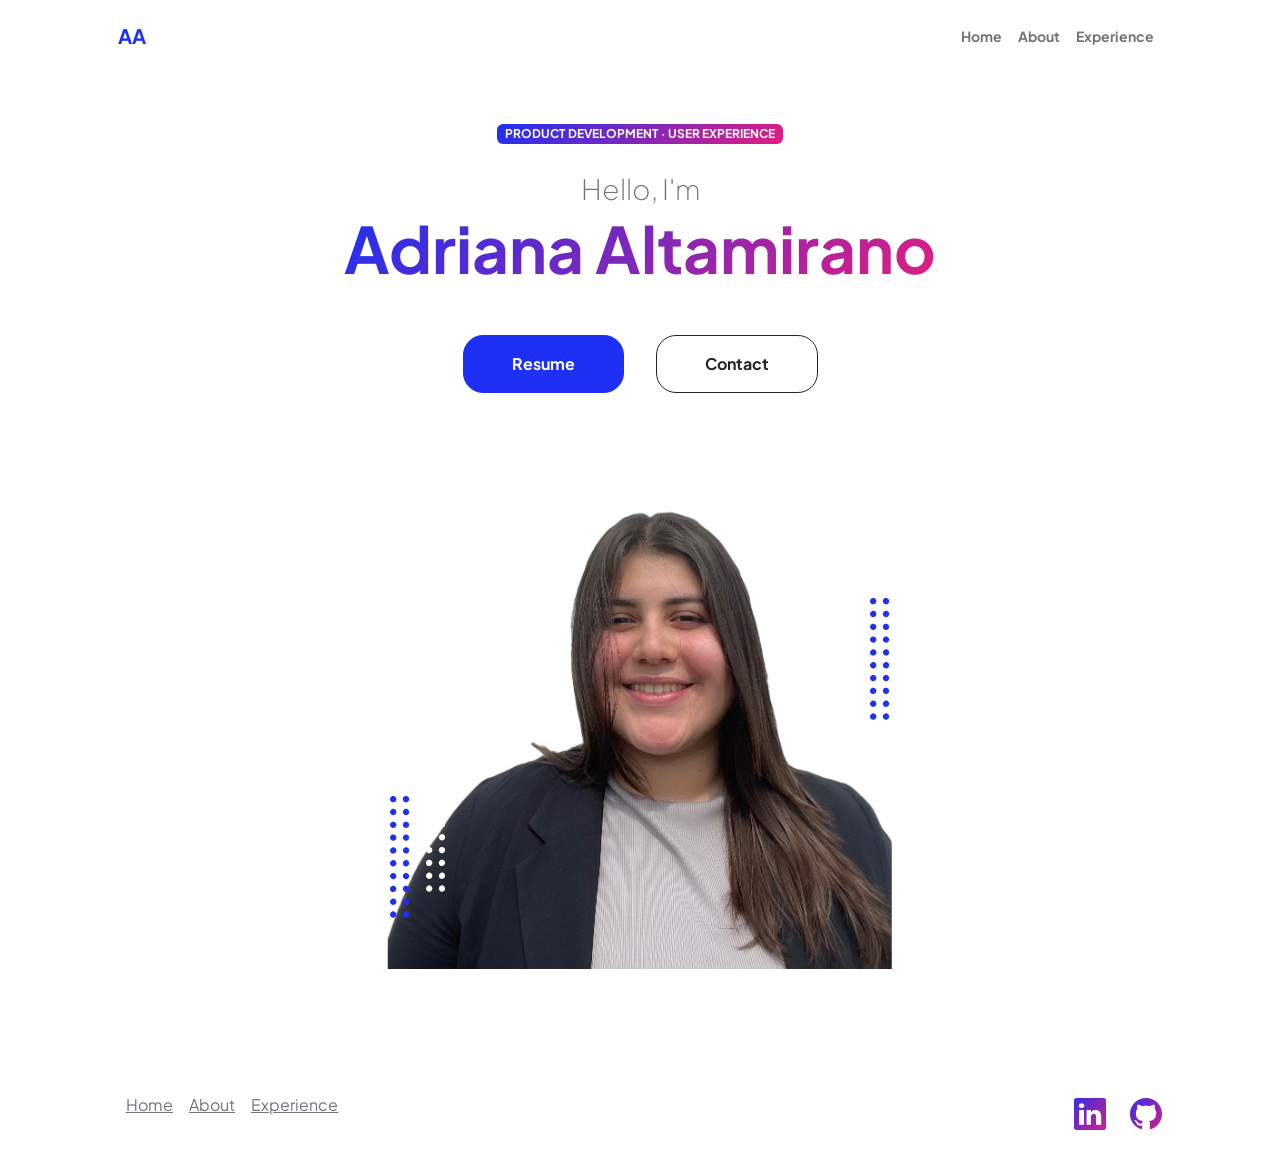
<file: index.html>
<!DOCTYPE html>
<html lang="en">
    <head>
        <meta charset="utf-8" />
        <meta name="viewport" content="width=device-width, initial-scale=1, shrink-to-fit=no" />
        <meta name="description" content="" />
        <meta name="author" content="" />
        <title>Adriana Altamirano</title>
        <!-- Favicon-->
        <link rel="icon" type="image/x-icon" href="assets/favicon.ico" />
        <!-- Custom Google font-->
        <link rel="preconnect" href="https://fonts.googleapis.com" />
        <link rel="preconnect" href="https://fonts.gstatic.com" crossorigin />
        <link href="https://fonts.googleapis.com/css2?family=Plus+Jakarta+Sans:wght@100;200;300;400;500;600;700;800;900&amp;display=swap" rel="stylesheet" />
        <!-- Bootstrap icons-->
        <link href="https://cdn.jsdelivr.net/npm/bootstrap-icons@1.8.1/font/bootstrap-icons.css" rel="stylesheet" />
        <!-- Core theme CSS (includes Bootstrap)-->
        <link href="css/styles.css" rel="stylesheet" />


        <style>
            .btn-group {
                display: flex;
                gap: 50px; /* Adjust the gap as needed */
            }

            .btn {
            border-radius: 20px; /* Adjust the border radius as needed */
            }
            .clock {
                display: flex;
                justify-content: center;
                font-size: 20px;
                font-family: Arial, sans-serif;
                color: #017cff;
            }
            
        </style>
    </head>
    <body class="d-flex flex-column h-100">
        <main class="flex-shrink-0">
            <!-- Navigation-->
            <nav class="navbar navbar-expand-lg navbar-light bg-white py-3">
                <div class="container px-5">
                    <a class="navbar-brand" href="index.html"><span class="fw-bolder text-primary">AA</span></a>
                    <button class="navbar-toggler" type="button" data-bs-toggle="collapse" data-bs-target="#navbarSupportedContent" aria-controls="navbarSupportedContent" aria-expanded="false" aria-label="Toggle navigation"><span class="navbar-toggler-icon"></span></button>
                    <div class="collapse navbar-collapse" id="navbarSupportedContent">
                        <ul class="navbar-nav ms-auto mb-2 mb-lg-0 small fw-bolder">
                            <li class="nav-item"><a class="nav-link" href="index.html">Home</a></li>
                            <li class="nav-item"><a class="nav-link" href="about-me.html">About</a></li>
                            <li class="nav-item"><a class="nav-link" href="experience.html">Experience</a></li>
                            <!--<li class="nav-item"><a class="nav-link" href="contacts.html">Contact</a></li>-->
                        </ul>
                    </div>
                </div>
            </nav>
            <!-- Header-->
            <header class="py-5">
                <div class="container px-5 pb-5">
                    <div class="row gx-5 align-items-center">
                        <div class="col-xxl-5">
                            <!-- Header text content-->
                            <div class="text-center text-xxl-start">
                                <div class="badge bg-gradient-primary-to-secondary text-white mb-4"><div class="text-uppercase">Product Development &middot;  User Experience</div></div>
                                <div class="fs-3 fw-light text-muted">Hello, I'm</div>
                                <h1 class="display-3 fw-bolder mb-5"><span class="text-gradient d-inline">Adriana Altamirano</span></h1>
                                <div class="d-grid gap-3 d-sm-flex justify-content-sm-center justify-content-xxl-start mb-3">
                                    <!--<a class="btn btn-primary btn-lg px-5 py-3 me-sm-3 fs-6 fw-bolder"  href="./assets/_APMAdrianaAltamirano2024.pdf">Resume</a>-->
                                    <a class="btn btn-primary btn-lg px-5 py-3 me-sm-3 fs-6 fw-bolder" id="resumeButton" href="javascript:void(0);">Resume</a>
                                    <!--<a class="btn btn-outline-dark btn-lg px-5 py-3 fs-6 fw-bolder"  href="contacts.html">Contact</a>-->
                                    <a class="btn btn-outline-dark btn-lg px-5 py-3 fs-6 fw-bolder"  href="mailto:adrianajaltam@gmail.com" id="contactButton">Contact</a>
                                </div>
                            </div>
                        </div>
                        <div class="col-xxl-7">
                            <!-- Header profile picture-->
                            <div class="d-flex justify-content-center mt-5 mt-xxl-0">
                                <div class="profile bg-gradient-primary-to-secondary">
                                    <!-- TIP: For best results, use a photo with a transparent background like the demo example below-->
                                    <!-- Watch a tutorial on how to do this on YouTube (link)-->
                                    <img class="profile-img" src="assets/headshot.png" alt="My HeadShot Picture" />
                                    <div class="dots-1">
                                        <!-- SVG Dots-->
                                        <svg version="1.1" xmlns="http://www.w3.org/2000/svg" xmlns:xlink="http://www.w3.org/1999/xlink" x="0px" y="0px" viewBox="0 0 191.6 1215.4" style="enable-background: new 0 0 191.6 1215.4" xml:space="preserve">
                                            <g transform="translate(0.000000,1280.000000) scale(0.100000,-0.100000)">
                                                <path d="M227.7,12788.6c-105-35-200-141-222-248c-43-206,163-412,369-369c155,32,275,190,260,339c-11,105-90,213-190,262        C383.7,12801.6,289.7,12808.6,227.7,12788.6z"></path>
                                                <path d="M1507.7,12788.6c-151-50-253-216-222-362c25-119,136-230,254-255c194-41,395,142,375,339c-11,105-90,213-190,262        C1663.7,12801.6,1569.7,12808.6,1507.7,12788.6z"></path>
                                                <path d="M227.7,11508.6c-105-35-200-141-222-248c-43-206,163-412,369-369c155,32,275,190,260,339c-11,105-90,213-190,262        C383.7,11521.6,289.7,11528.6,227.7,11508.6z"></path>
                                                <path d="M1507.7,11508.6c-151-50-253-216-222-362c25-119,136-230,254-255c194-41,395,142,375,339c-11,105-90,213-190,262        C1663.7,11521.6,1569.7,11528.6,1507.7,11508.6z"></path>
                                                <path d="M227.7,10228.6c-105-35-200-141-222-248c-43-206,163-412,369-369c155,32,275,190,260,339c-11,105-90,213-190,262        C383.7,10241.6,289.7,10248.6,227.7,10228.6z"></path>
                                                <path d="M1507.7,10228.6c-105-35-200-141-222-248c-43-206,163-412,369-369c155,32,275,190,260,339c-11,105-90,213-190,262        C1663.7,10241.6,1569.7,10248.6,1507.7,10228.6z"></path>
                                                <path d="M227.7,8948.6c-105-35-200-141-222-248c-43-206,163-412,369-369c155,32,275,190,260,339c-11,105-90,213-190,262        C383.7,8961.6,289.7,8968.6,227.7,8948.6z"></path>
                                                <path d="M1507.7,8948.6c-105-35-200-141-222-248c-43-206,163-412,369-369c155,32,275,190,260,339c-11,105-90,213-190,262        C1663.7,8961.6,1569.7,8968.6,1507.7,8948.6z"></path>
                                                <path d="M227.7,7668.6c-105-35-200-141-222-248c-43-206,163-412,369-369c155,32,275,190,260,339c-11,105-90,213-190,262        C383.7,7681.6,289.7,7688.6,227.7,7668.6z"></path>
                                                <path d="M1507.7,7668.6c-105-35-200-141-222-248c-43-206,163-412,369-369c155,32,275,190,260,339c-11,105-90,213-190,262        C1663.7,7681.6,1569.7,7688.6,1507.7,7668.6z"></path>
                                                <path d="M227.7,6388.6c-105-35-200-141-222-248c-43-206,163-412,369-369c155,32,275,190,260,339c-11,105-90,213-190,262        C383.7,6401.6,289.7,6408.6,227.7,6388.6z"></path>
                                                <path d="M1507.7,6388.6c-105-35-200-141-222-248c-43-206,163-412,369-369c155,32,275,190,260,339c-11,105-90,213-190,262        C1663.7,6401.6,1569.7,6408.6,1507.7,6388.6z"></path>
                                                <path d="M227.7,5108.6c-105-35-200-141-222-248c-43-206,163-412,369-369c155,32,275,190,260,339c-11,105-90,213-190,262        C383.7,5121.6,289.7,5128.6,227.7,5108.6z"></path>
                                                <path d="M1507.7,5108.6c-105-35-200-141-222-248c-43-206,163-412,369-369c155,32,275,190,260,339c-11,105-90,213-190,262        C1663.7,5121.6,1569.7,5128.6,1507.7,5108.6z"></path>
                                                <path d="M227.7,3828.6c-105-35-200-141-222-248c-43-206,163-412,369-369c155,32,275,190,260,339c-11,105-90,213-190,262        C383.7,3841.6,289.7,3848.6,227.7,3828.6z"></path>
                                                <path d="M1507.7,3828.6c-105-35-200-141-222-248c-43-206,163-412,369-369c155,32,275,190,260,339c-11,105-90,213-190,262        C1663.7,3841.6,1569.7,3848.6,1507.7,3828.6z"></path>
                                                <path d="M227.7,2548.6c-105-35-200-141-222-248c-43-206,163-412,369-369c155,32,275,190,260,339c-11,105-90,213-190,262        C383.7,2561.6,289.7,2568.6,227.7,2548.6z"></path>
                                                <path d="M1507.7,2548.6c-105-35-200-141-222-248c-43-206,163-412,369-369c155,32,275,190,260,339c-11,105-90,213-190,262        C1663.7,2561.6,1569.7,2568.6,1507.7,2548.6z"></path>
                                                <path d="M227.7,1268.6c-105-35-200-141-222-248c-43-206,163-412,369-369c155,32,275,190,260,339c-11,105-90,213-190,262        C383.7,1281.6,289.7,1288.6,227.7,1268.6z"></path>
                                                <path d="M1507.7,1268.6c-105-35-200-141-222-248c-43-206,163-412,369-369c155,32,275,190,260,339c-11,105-90,213-190,262        C1663.7,1281.6,1569.7,1288.6,1507.7,1268.6z"></path>
                                            </g>
                                        </svg>
                                        <!-- END of SVG dots-->
                                    </div>
                                    <div class="dots-2">
                                        <!-- SVG Dots-->
                                        <svg version="1.1" xmlns="http://www.w3.org/2000/svg" xmlns:xlink="http://www.w3.org/1999/xlink" x="0px" y="0px" viewBox="0 0 191.6 1215.4" style="enable-background: new 0 0 191.6 1215.4" xml:space="preserve">
                                            <g transform="translate(0.000000,1280.000000) scale(0.100000,-0.100000)">
                                                <path d="M227.7,12788.6c-105-35-200-141-222-248c-43-206,163-412,369-369c155,32,275,190,260,339c-11,105-90,213-190,262        C383.7,12801.6,289.7,12808.6,227.7,12788.6z"></path>
                                                <path d="M1507.7,12788.6c-151-50-253-216-222-362c25-119,136-230,254-255c194-41,395,142,375,339c-11,105-90,213-190,262        C1663.7,12801.6,1569.7,12808.6,1507.7,12788.6z"></path>
                                                <path d="M227.7,11508.6c-105-35-200-141-222-248c-43-206,163-412,369-369c155,32,275,190,260,339c-11,105-90,213-190,262        C383.7,11521.6,289.7,11528.6,227.7,11508.6z"></path>
                                                <path d="M1507.7,11508.6c-151-50-253-216-222-362c25-119,136-230,254-255c194-41,395,142,375,339c-11,105-90,213-190,262        C1663.7,11521.6,1569.7,11528.6,1507.7,11508.6z"></path>
                                                <path d="M227.7,10228.6c-105-35-200-141-222-248c-43-206,163-412,369-369c155,32,275,190,260,339c-11,105-90,213-190,262        C383.7,10241.6,289.7,10248.6,227.7,10228.6z"></path>
                                                <path d="M1507.7,10228.6c-105-35-200-141-222-248c-43-206,163-412,369-369c155,32,275,190,260,339c-11,105-90,213-190,262        C1663.7,10241.6,1569.7,10248.6,1507.7,10228.6z"></path>
                                                <path d="M227.7,8948.6c-105-35-200-141-222-248c-43-206,163-412,369-369c155,32,275,190,260,339c-11,105-90,213-190,262        C383.7,8961.6,289.7,8968.6,227.7,8948.6z"></path>
                                                <path d="M1507.7,8948.6c-105-35-200-141-222-248c-43-206,163-412,369-369c155,32,275,190,260,339c-11,105-90,213-190,262        C1663.7,8961.6,1569.7,8968.6,1507.7,8948.6z"></path>
                                                <path d="M227.7,7668.6c-105-35-200-141-222-248c-43-206,163-412,369-369c155,32,275,190,260,339c-11,105-90,213-190,262        C383.7,7681.6,289.7,7688.6,227.7,7668.6z"></path>
                                                <path d="M1507.7,7668.6c-105-35-200-141-222-248c-43-206,163-412,369-369c155,32,275,190,260,339c-11,105-90,213-190,262        C1663.7,7681.6,1569.7,7688.6,1507.7,7668.6z"></path>
                                                <path d="M227.7,6388.6c-105-35-200-141-222-248c-43-206,163-412,369-369c155,32,275,190,260,339c-11,105-90,213-190,262        C383.7,6401.6,289.7,6408.6,227.7,6388.6z"></path>
                                                <path d="M1507.7,6388.6c-105-35-200-141-222-248c-43-206,163-412,369-369c155,32,275,190,260,339c-11,105-90,213-190,262        C1663.7,6401.6,1569.7,6408.6,1507.7,6388.6z"></path>
                                                <path d="M227.7,5108.6c-105-35-200-141-222-248c-43-206,163-412,369-369c155,32,275,190,260,339c-11,105-90,213-190,262        C383.7,5121.6,289.7,5128.6,227.7,5108.6z"></path>
                                                <path d="M1507.7,5108.6c-105-35-200-141-222-248c-43-206,163-412,369-369c155,32,275,190,260,339c-11,105-90,213-190,262        C1663.7,5121.6,1569.7,5128.6,1507.7,5108.6z"></path>
                                                <path d="M227.7,3828.6c-105-35-200-141-222-248c-43-206,163-412,369-369c155,32,275,190,260,339c-11,105-90,213-190,262        C383.7,3841.6,289.7,3848.6,227.7,3828.6z"></path>
                                                <path d="M1507.7,3828.6c-105-35-200-141-222-248c-43-206,163-412,369-369c155,32,275,190,260,339c-11,105-90,213-190,262        C1663.7,3841.6,1569.7,3848.6,1507.7,3828.6z"></path>
                                                <path d="M227.7,2548.6c-105-35-200-141-222-248c-43-206,163-412,369-369c155,32,275,190,260,339c-11,105-90,213-190,262        C383.7,2561.6,289.7,2568.6,227.7,2548.6z"></path>
                                                <path d="M1507.7,2548.6c-105-35-200-141-222-248c-43-206,163-412,369-369c155,32,275,190,260,339c-11,105-90,213-190,262        C1663.7,2561.6,1569.7,2568.6,1507.7,2548.6z"></path>
                                                <path d="M227.7,1268.6c-105-35-200-141-222-248c-43-206,163-412,369-369c155,32,275,190,260,339c-11,105-90,213-190,262        C383.7,1281.6,289.7,1288.6,227.7,1268.6z"></path>
                                                <path d="M1507.7,1268.6c-105-35-200-141-222-248c-43-206,163-412,369-369c155,32,275,190,260,339c-11,105-90,213-190,262        C1663.7,1281.6,1569.7,1288.6,1507.7,1268.6z"></path>
                                            </g>
                                        </svg>
                                        <!-- END of SVG dots-->
                                    </div>
                                    <div class="dots-3">
                                        <!-- SVG Dots-->
                                        <svg version="1.1" xmlns="http://www.w3.org/2000/svg" xmlns:xlink="http://www.w3.org/1999/xlink" x="0px" y="0px" viewBox="0 0 191.6 1215.4" style="enable-background: new 0 0 191.6 1215.4" xml:space="preserve">
                                            <g transform="translate(0.000000,1280.000000) scale(0.100000,-0.100000)">
                                                <path d="M227.7,12788.6c-105-35-200-141-222-248c-43-206,163-412,369-369c155,32,275,190,260,339c-11,105-90,213-190,262        C383.7,12801.6,289.7,12808.6,227.7,12788.6z"></path>
                                                <path d="M1507.7,12788.6c-151-50-253-216-222-362c25-119,136-230,254-255c194-41,395,142,375,339c-11,105-90,213-190,262        C1663.7,12801.6,1569.7,12808.6,1507.7,12788.6z"></path>
                                                <path d="M227.7,11508.6c-105-35-200-141-222-248c-43-206,163-412,369-369c155,32,275,190,260,339c-11,105-90,213-190,262        C383.7,11521.6,289.7,11528.6,227.7,11508.6z"></path>
                                                <path d="M1507.7,11508.6c-151-50-253-216-222-362c25-119,136-230,254-255c194-41,395,142,375,339c-11,105-90,213-190,262        C1663.7,11521.6,1569.7,11528.6,1507.7,11508.6z"></path>
                                                <path d="M227.7,10228.6c-105-35-200-141-222-248c-43-206,163-412,369-369c155,32,275,190,260,339c-11,105-90,213-190,262        C383.7,10241.6,289.7,10248.6,227.7,10228.6z"></path>
                                                <path d="M1507.7,10228.6c-105-35-200-141-222-248c-43-206,163-412,369-369c155,32,275,190,260,339c-11,105-90,213-190,262        C1663.7,10241.6,1569.7,10248.6,1507.7,10228.6z"></path>
                                                <path d="M227.7,8948.6c-105-35-200-141-222-248c-43-206,163-412,369-369c155,32,275,190,260,339c-11,105-90,213-190,262        C383.7,8961.6,289.7,8968.6,227.7,8948.6z"></path>
                                                <path d="M1507.7,8948.6c-105-35-200-141-222-248c-43-206,163-412,369-369c155,32,275,190,260,339c-11,105-90,213-190,262        C1663.7,8961.6,1569.7,8968.6,1507.7,8948.6z"></path>
                                                <path d="M227.7,7668.6c-105-35-200-141-222-248c-43-206,163-412,369-369c155,32,275,190,260,339c-11,105-90,213-190,262        C383.7,7681.6,289.7,7688.6,227.7,7668.6z"></path>
                                                <path d="M1507.7,7668.6c-105-35-200-141-222-248c-43-206,163-412,369-369c155,32,275,190,260,339c-11,105-90,213-190,262        C1663.7,7681.6,1569.7,7688.6,1507.7,7668.6z"></path>
                                                <path d="M227.7,6388.6c-105-35-200-141-222-248c-43-206,163-412,369-369c155,32,275,190,260,339c-11,105-90,213-190,262        C383.7,6401.6,289.7,6408.6,227.7,6388.6z"></path>
                                                <path d="M1507.7,6388.6c-105-35-200-141-222-248c-43-206,163-412,369-369c155,32,275,190,260,339c-11,105-90,213-190,262        C1663.7,6401.6,1569.7,6408.6,1507.7,6388.6z"></path>
                                                <path d="M227.7,5108.6c-105-35-200-141-222-248c-43-206,163-412,369-369c155,32,275,190,260,339c-11,105-90,213-190,262        C383.7,5121.6,289.7,5128.6,227.7,5108.6z"></path>
                                                <path d="M1507.7,5108.6c-105-35-200-141-222-248c-43-206,163-412,369-369c155,32,275,190,260,339c-11,105-90,213-190,262        C1663.7,5121.6,1569.7,5128.6,1507.7,5108.6z"></path>
                                                <path d="M227.7,3828.6c-105-35-200-141-222-248c-43-206,163-412,369-369c155,32,275,190,260,339c-11,105-90,213-190,262        C383.7,3841.6,289.7,3848.6,227.7,3828.6z"></path>
                                                <path d="M1507.7,3828.6c-105-35-200-141-222-248c-43-206,163-412,369-369c155,32,275,190,260,339c-11,105-90,213-190,262        C1663.7,3841.6,1569.7,3848.6,1507.7,3828.6z"></path>
                                                <path d="M227.7,2548.6c-105-35-200-141-222-248c-43-206,163-412,369-369c155,32,275,190,260,339c-11,105-90,213-190,262        C383.7,2561.6,289.7,2568.6,227.7,2548.6z"></path>
                                                <path d="M1507.7,2548.6c-105-35-200-141-222-248c-43-206,163-412,369-369c155,32,275,190,260,339c-11,105-90,213-190,262        C1663.7,2561.6,1569.7,2568.6,1507.7,2548.6z"></path>
                                                <path d="M227.7,1268.6c-105-35-200-141-222-248c-43-206,163-412,369-369c155,32,275,190,260,339c-11,105-90,213-190,262        C383.7,1281.6,289.7,1288.6,227.7,1268.6z"></path>
                                                <path d="M1507.7,1268.6c-105-35-200-141-222-248c-43-206,163-412,369-369c155,32,275,190,260,339c-11,105-90,213-190,262        C1663.7,1281.6,1569.7,1288.6,1507.7,1268.6z"></path>
                                            </g>
                                        </svg>
                                        <!-- END of SVG dots-->
                                    </div>
                                    <div class="dots-4">
                                        <!-- SVG Dots-->
                                        <svg version="1.1" xmlns="http://www.w3.org/2000/svg" xmlns:xlink="http://www.w3.org/1999/xlink" x="0px" y="0px" viewBox="0 0 191.6 1215.4" style="enable-background: new 0 0 191.6 1215.4" xml:space="preserve">
                                            <g transform="translate(0.000000,1280.000000) scale(0.100000,-0.100000)">
                                                <path d="M227.7,12788.6c-105-35-200-141-222-248c-43-206,163-412,369-369c155,32,275,190,260,339c-11,105-90,213-190,262        C383.7,12801.6,289.7,12808.6,227.7,12788.6z"></path>
                                                <path d="M1507.7,12788.6c-151-50-253-216-222-362c25-119,136-230,254-255c194-41,395,142,375,339c-11,105-90,213-190,262        C1663.7,12801.6,1569.7,12808.6,1507.7,12788.6z"></path>
                                                <path d="M227.7,11508.6c-105-35-200-141-222-248c-43-206,163-412,369-369c155,32,275,190,260,339c-11,105-90,213-190,262        C383.7,11521.6,289.7,11528.6,227.7,11508.6z"></path>
                                                <path d="M1507.7,11508.6c-151-50-253-216-222-362c25-119,136-230,254-255c194-41,395,142,375,339c-11,105-90,213-190,262        C1663.7,11521.6,1569.7,11528.6,1507.7,11508.6z"></path>
                                                <path d="M227.7,10228.6c-105-35-200-141-222-248c-43-206,163-412,369-369c155,32,275,190,260,339c-11,105-90,213-190,262        C383.7,10241.6,289.7,10248.6,227.7,10228.6z"></path>
                                                <path d="M1507.7,10228.6c-105-35-200-141-222-248c-43-206,163-412,369-369c155,32,275,190,260,339c-11,105-90,213-190,262        C1663.7,10241.6,1569.7,10248.6,1507.7,10228.6z"></path>
                                                <path d="M227.7,8948.6c-105-35-200-141-222-248c-43-206,163-412,369-369c155,32,275,190,260,339c-11,105-90,213-190,262        C383.7,8961.6,289.7,8968.6,227.7,8948.6z"></path>
                                                <path d="M1507.7,8948.6c-105-35-200-141-222-248c-43-206,163-412,369-369c155,32,275,190,260,339c-11,105-90,213-190,262        C1663.7,8961.6,1569.7,8968.6,1507.7,8948.6z"></path>
                                                <path d="M227.7,7668.6c-105-35-200-141-222-248c-43-206,163-412,369-369c155,32,275,190,260,339c-11,105-90,213-190,262        C383.7,7681.6,289.7,7688.6,227.7,7668.6z"></path>
                                                <path d="M1507.7,7668.6c-105-35-200-141-222-248c-43-206,163-412,369-369c155,32,275,190,260,339c-11,105-90,213-190,262        C1663.7,7681.6,1569.7,7688.6,1507.7,7668.6z"></path>
                                                <path d="M227.7,6388.6c-105-35-200-141-222-248c-43-206,163-412,369-369c155,32,275,190,260,339c-11,105-90,213-190,262        C383.7,6401.6,289.7,6408.6,227.7,6388.6z"></path>
                                                <path d="M1507.7,6388.6c-105-35-200-141-222-248c-43-206,163-412,369-369c155,32,275,190,260,339c-11,105-90,213-190,262        C1663.7,6401.6,1569.7,6408.6,1507.7,6388.6z"></path>
                                                <path d="M227.7,5108.6c-105-35-200-141-222-248c-43-206,163-412,369-369c155,32,275,190,260,339c-11,105-90,213-190,262        C383.7,5121.6,289.7,5128.6,227.7,5108.6z"></path>
                                                <path d="M1507.7,5108.6c-105-35-200-141-222-248c-43-206,163-412,369-369c155,32,275,190,260,339c-11,105-90,213-190,262        C1663.7,5121.6,1569.7,5128.6,1507.7,5108.6z"></path>
                                                <path d="M227.7,3828.6c-105-35-200-141-222-248c-43-206,163-412,369-369c155,32,275,190,260,339c-11,105-90,213-190,262        C383.7,3841.6,289.7,3848.6,227.7,3828.6z"></path>
                                                <path d="M1507.7,3828.6c-105-35-200-141-222-248c-43-206,163-412,369-369c155,32,275,190,260,339c-11,105-90,213-190,262        C1663.7,3841.6,1569.7,3848.6,1507.7,3828.6z"></path>
                                                <path d="M227.7,2548.6c-105-35-200-141-222-248c-43-206,163-412,369-369c155,32,275,190,260,339c-11,105-90,213-190,262        C383.7,2561.6,289.7,2568.6,227.7,2548.6z"></path>
                                                <path d="M1507.7,2548.6c-105-35-200-141-222-248c-43-206,163-412,369-369c155,32,275,190,260,339c-11,105-90,213-190,262        C1663.7,2561.6,1569.7,2568.6,1507.7,2548.6z"></path>
                                                <path d="M227.7,1268.6c-105-35-200-141-222-248c-43-206,163-412,369-369c155,32,275,190,260,339c-11,105-90,213-190,262        C383.7,1281.6,289.7,1288.6,227.7,1268.6z"></path>
                                                <path d="M1507.7,1268.6c-105-35-200-141-222-248c-43-206,163-412,369-369c155,32,275,190,260,339c-11,105-90,213-190,262        C1663.7,1281.6,1569.7,1288.6,1507.7,1268.6z"></path>
                                            </g>
                                        </svg>
                                        <!-- END of SVG dots-->
                                    </div>
                                </div>
                            </div>
                        </div>
                    </div>
                </div>
            </header>
            <div id="liveClock" class="clock"></div>
        </main>
        <!-- Footer-->
        <footer class="bg-white py-4 mt-auto">
            <div class="container px-5">
                <div class="row align-items-center justify-content-between flex-column flex-sm-row">
                    <!--<div class="col-auto">
                        <div class="small m-0">Copyright &copy; Your Website 2023</div>
                    </div>-->
                    <div class="col-auto">
                        <ul class="list-unstyled d-flex">
                            <li><a href="index.html" class="text-muted mx-2">Home</a></li>
                            <li><a href="about-me.html" class="text-muted mx-2">About</a></li>
                            <li><a href="experience.html" class="text-muted mx-2">Experience</a></li>
                            <!--<li><a href="contacts.html" class="text-muted mx-2">Contact</a></li>-->
                            <!-- Add any additional links here -->
                        </ul>
                    </div>
                    <div class="col-auto d-flex justify-content-center fs-2 gap-4">
                        <!--<a class="text-gradient" href="https://twitter.com/KeanUniversity?ref_src=twsrc%5Egoogle%7Ctwcamp%5Eserp%7Ctwgr%5Eauthor"><i class="bi bi-twitter"></i></a>-->
                        <a class="text-gradient" href="https://www.linkedin.com/in/adrianaalta/"><i class="bi bi-linkedin"></i></a>
                        <a class="text-gradient" href="https://github.com/adrianajaltam/adrianajaltam"><i class="bi bi-github"></i></a>
                        <!-- Social links -->
                    </div>
                </div>
            </div>
        </footer>
        
        <!-- Bootstrap core JS-->
        <script src="https://cdn.jsdelivr.net/npm/bootstrap@5.2.3/dist/js/bootstrap.bundle.min.js"></script>
        <!-- Core theme JS-->
        <script src="js/scripts.js"></script>
        <!--OnClick Event-->
        <script>
            document.getElementById('resumeButton').addEventListener('click', function() {
                window.open('./assets/PMMasterResume.pdf', '_blank');
            });
        </script>        
        <!--Page Load Welcome Message Script-->
        <!--<script>
            window.onload = function() {
                if(!sessionStorage.getItem("hasShownWelcomeAlert")) {
                    alert('Welcome to my personal website! Enjoy your stay.');
                    sessionStorage.setItem("hasShownWelcomeAlert", "true");
                }
            };
        </script> -->   
        <!--Live Clock Script-->
        <script>
            function showTime() {
                var date = new Date();
                var hours = date.getHours(); // 0 - 23
                var minutes = date.getMinutes(); // 0 - 59
                var seconds = date.getSeconds(); // 0 - 59
                var session = 'AM';

                if (hours == 0) {
                    hours = 12;
                }

                if (hours > 12) {
                    hours = hours - 12;
                    session = 'PM';
                }

                hours = (hours < 10) ? "0" + hours : hours;
                minutes = (minutes < 10) ? "0" + minutes : minutes;
                seconds = (seconds <10) ? "0" + seconds : seconds;

                var time = hours + ":" + minutes + ":" + seconds + " " + session;
                document.getElementById("liveClock").innerText = time;
                document.getElementById("liveClock").textContent = time;

                setTimeout(showTime, 1000);
            }
            //showTime();

        </script>
    </body>
</html>
</file>
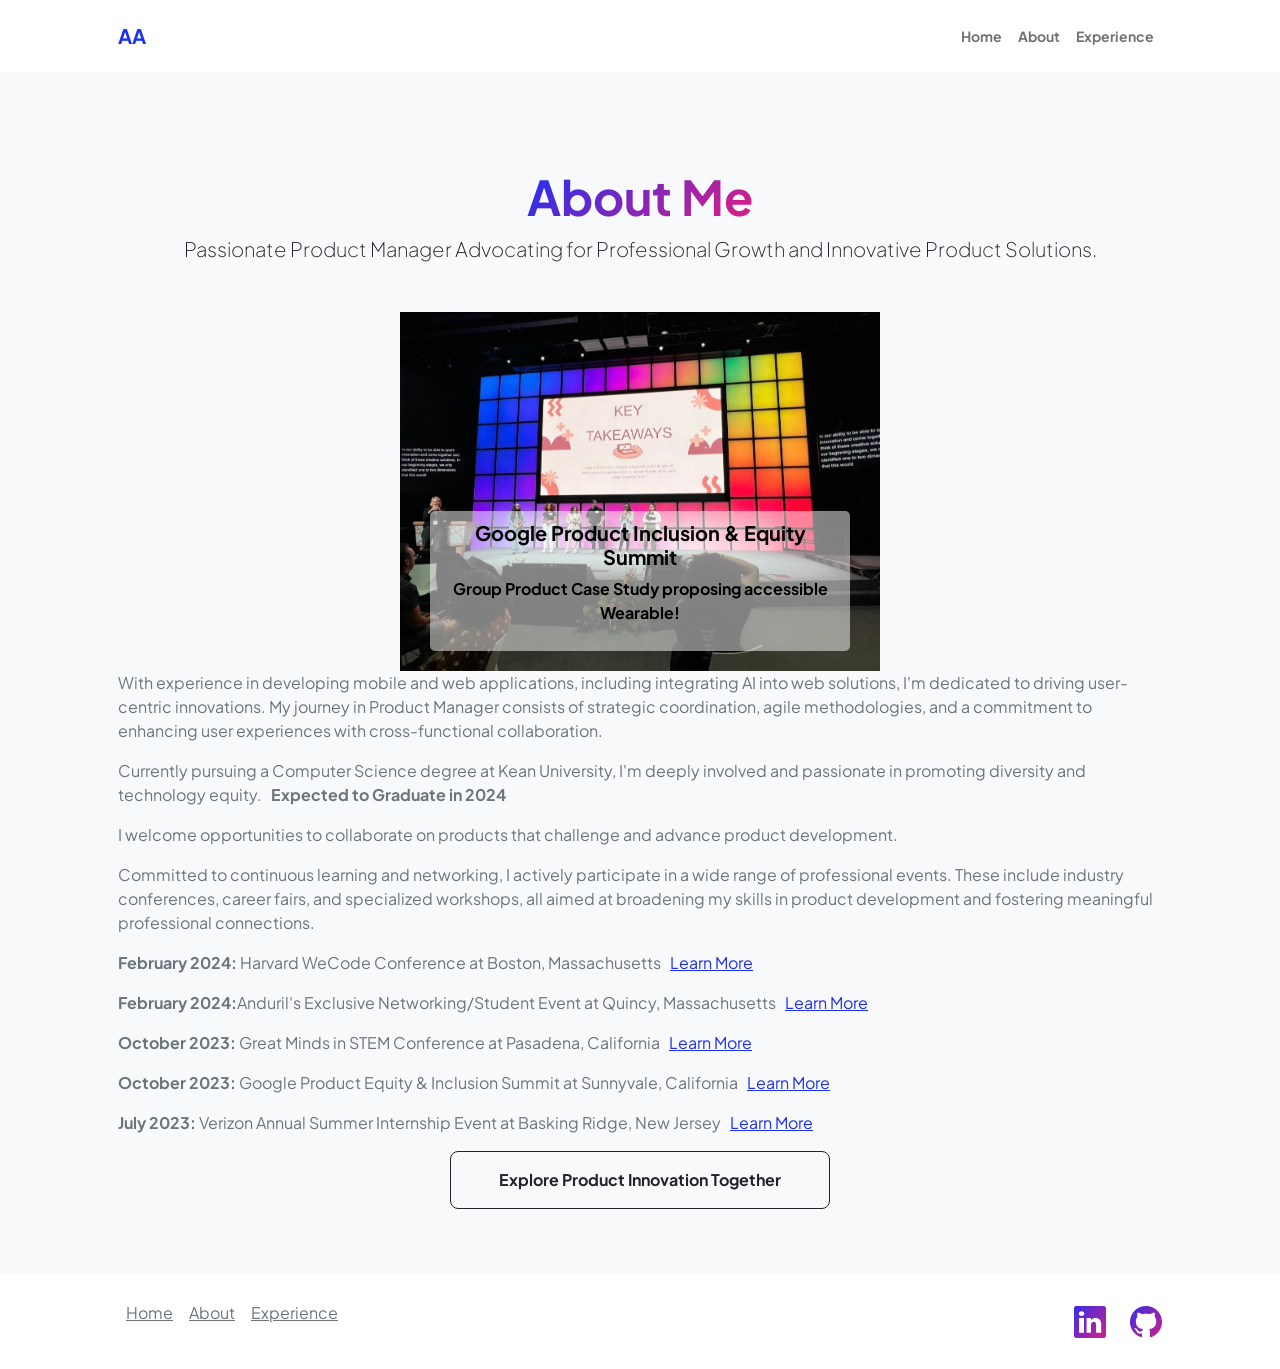
<file: about-me.html>
<!DOCTYPE html>
<html lang="en">
    <head>
        <meta charset="utf-8" />
        <meta name="viewport" content="width=device-width, initial-scale=1, shrink-to-fit=no" />
        <meta name="description" content="" />
        <meta name="author" content="" />
        <title>Adriana Altamirano</title>
        <!-- Favicon-->
        <link rel="icon" type="image/x-icon" href="assets/favicon.ico" />
        <!-- Custom Google font-->
        <link rel="preconnect" href="https://fonts.googleapis.com" />
        <link rel="preconnect" href="https://fonts.gstatic.com" crossorigin />
        <link href="https://fonts.googleapis.com/css2?family=Plus+Jakarta+Sans:wght@100;200;300;400;500;600;700;800;900&amp;display=swap" rel="stylesheet" />
        <!-- Bootstrap icons-->
        <link href="https://cdn.jsdelivr.net/npm/bootstrap-icons@1.8.1/font/bootstrap-icons.css" rel="stylesheet" />
        <!-- Core theme CSS (includes Bootstrap)-->
        <link href="css/styles.css" rel="stylesheet" />

        <style>
           .carousel-caption {
              color: #000; /* Changes the text color to black */
              text-shadow: none; /* Removes any text shadow */
              background-color: rgba(255, 255, 255, 0.5); /* Adds a white semi-transparent background */
              border-radius: 5px; /* Optional: adds rounded corners to the caption backgrounds */
              padding: 10px; /* Optional: adds some padding inside the captions */
            }

            .carousel-caption h5,
            .carousel-caption p {
                font-weight: bold; /* Makes the text bolder */
            }
          .clock {
                display: flex;
                justify-content: center;
                font-size: 20px;
                font-family: Arial, sans-serif;
                color: #017cff;
            }
        </style>
    </head>
    <body class="d-flex flex-column h-100 bg-light">
        <main class="flex-shrink-0">
            <!-- Navigation-->
            <nav class="navbar navbar-expand-lg navbar-light bg-white py-3">
                <div class="container px-5">

                    <a class="navbar-brand" href="index.html"><span class="fw-bolder text-primary">AA</span></a>
                    <button class="navbar-toggler" type="button" data-bs-toggle="collapse" data-bs-target="#navbarSupportedContent" aria-controls="navbarSupportedContent" aria-expanded="false" aria-label="Toggle navigation"><span class="navbar-toggler-icon"></span></button>
                    <div class="collapse navbar-collapse" id="navbarSupportedContent">
                        <ul class="navbar-nav ms-auto mb-2 mb-lg-0 small fw-bolder">
                          <li class="nav-item"><a class="nav-link" href="index.html">Home</a></li>
                          <li class="nav-item"><a class="nav-link" href="about-me.html">About</a></li>
                          <li class="nav-item"><a class="nav-link" href="experience.html">Experience</a></li>
                          <!--<li class="nav-item"><a class="nav-link" href="contacts.html">Contact</a></li>-->
                        </ul>
                    </div>
                </div>
            </nav>
            <!-- About Section-->
            <section class="bg-light py-5">
                <div class="container px-5">
                    <div class="row gx-5 justify-content-center">
                        <div class="col-xxl-8">
                            <div class="text-center my-5">
                                <h2 class="display-5 fw-bolder"><span class="text-gradient d-inline">About Me</span></h2>
                                <p class="lead fw-light mb-4">Passionate Product Manager Advocating for Professional Growth and Innovative Product Solutions.</p>
                            <!--ADDING-->
                            </div>
                                
                                <!--CAROUSEL-->
                                <!--ADDING-->
                                <div class="d-flex justify-content-center">
                                <div id="carouselExampleCaptions" class="carousel slide justify-content-center" data-bs-ride="carousel" style="max-width: 600px;">
                                    <div class="carousel-inner">
                                      <div class="carousel-item active">
                                        <img src="./assets/IMG_2422.jpeg" class="d-block mx-auto img-fluid" style="max-width: 80%;" alt="...">
                                        <div class="carousel-caption d-none d-md-block">
                                          <h5>Google Product Inclusion & Equity Summit</h5>
                                          <p>Group Product Case Study proposing accessible Wearable!</p>
                                        </div>
                                      </div>
                                      <div class="carousel-item">
                                        <img src="./assets/IMG_2423.jpeg" class="d-block mx-auto img-fluid" style="max-width: 80%;" alt="...">
                                        <div class="carousel-caption d-none d-md-block">
                                          <h5>Google Product Inclusion & Equity Summit</h5>
                                          <p>First group of students to attend PI&E at Google's Headquarters!</p>
                                        </div>
                                      </div>
                                      <div class="carousel-item">
                                        <img src="./assets/IMG_6969.jpg" class="d-block mx-auto img-fluid" style="max-width: 80%;" alt="...">
                                        <div class="carousel-caption d-none d-md-block">
                                          <h5>Great Minds in STEM Conference</h5>
                                          <p>35th Annual GMiS Conference in Pasadena, California!</p>
                                        </div>
                                      </div>
                                      <div class="carousel-item">
                                        <img src="./assets/IMG_6133.jpeg" class="d-block mx-auto img-fluid" style="max-width: 80%;" alt="...">
                                        <div class="carousel-caption d-none d-md-block">
                                          <h5>Anduril's Exclusive Networking/Student Event</h5>
                                          <p>1st Campus Tour in Quincy,Massachusetts!</p>
                                        </div>
                                      </div>
                                      <div class="carousel-item">
                                        <img src="./assets/IMG_4268.jpg" class="d-block mx-auto img-fluid" style="max-width: 80%;" alt="...">
                                        <div class="carousel-caption d-none d-md-block">
                                          <h5>Harvard WeCode Conference</h5>
                                          <p>10th Annual Largest Student Led Tech Conference!</p>
                                        </div>
                                      </div>
                                    </div>
                                    <button class="carousel-control-prev" type="button" data-bs-target="#carouselExampleCaptions" data-bs-slide="prev">
                                      <span class="carousel-control-prev-icon" aria-hidden="true"></span>
                                      <span class="visually-hidden">Previous</span>
                                    </button>
                                    <button class="carousel-control-next" type="button" data-bs-target="#carouselExampleCaptions" data-bs-slide="next">
                                      <span class="carousel-control-next-icon" aria-hidden="true"></span>
                                      <span class="visually-hidden">Next</span>
                                    </button>
                                  </div>
                                  <!--END OF CAROUSEL-->
                                 </div>  
                              
                                <div class="text-content">
                                <!--<p class="text-muted">With a background in Product Management, I am passionate about driving user-centric solutions through dynamic digital product development. My experience includes strategic coordination, Agile methodologies, and cross-functional collaboration to optimize product development.</p>-->
                                <p class="text-muted">With experience in developing mobile and web applications, including integrating AI into web solutions, I'm dedicated to driving user-centric innovations. My journey in Product Manager consists of strategic coordination, agile methodologies, and a commitment to enhancing user experiences with cross-functional collaboration.</p>
                                <p class="text-muted">Currently pursuing a Computer Science degree at Kean University, I'm deeply involved and passionate in promoting diversity and technology equity. &nbsp; <strong>Expected to Graduate in 2024</strong> </p>
                                <p class="text-muted">I welcome opportunities to collaborate on products that challenge and advance product development.</p>
                                <p class="text-muted">Committed to continuous learning and networking, I actively participate in a wide range of professional events. These include industry conferences, career fairs, and specialized workshops, all aimed at broadening my skills in product development and fostering meaningful professional connections.</p>
                                <!--<p class="text-muted"><strong>October 2023:</strong> Google Product Equity & Inclusion Summit at Sunnyvale, California  &nbsp; <a href="https://www.linkedin.com/posts/adrianaalta_product-pie-inclusion-activity-7119913608628592640-DNnS?utm_source=share&utm_medium=member_desktop">Learn More</a> </p>-->
                                <!--<p class="text-muted"><strong>October 2023:</strong> Great Minds in STEM Conference at Pasadena, California &nbsp; <a href="https://www.linkedin.com/posts/adrianaalta_greatmindsinstem-gmis-conference-activity-7120081370453786624-4IIh?utm_source=share&utm_medium=member_desktop">Learn More</a> </p>-->
                                <!--<p class="text-muted"><strong>February 2024:</strong> Harvard WeCode Conference at Boston, Massachusetts &nbsp; <a href="https://www.linkedin.com/posts/adrianaalta_secured-spots-at-both-harvard-university-activity-7165760460011495424-wC_f?utm_source=share&utm_medium=member_desktop" id="learnButton">Learn More</a></p>-->
                                <p class="text-muted"><strong>February 2024:</strong> Harvard WeCode Conference at Boston, Massachusetts &nbsp; <a href="" id="learnButton">Learn More</a></p>
                                <p class="text-muted"><strong>February 2024:</strong>Anduril's Exclusive Networking/Student Event at Quincy, Massachusetts &nbsp; <a href="" id="learnButton1">Learn More</a></p>
                                <p class="text-muted"><strong>October 2023:</strong> Great Minds in STEM Conference at Pasadena, California &nbsp; <a href="" id="learnButton2">Learn More</a> </p>
                                <p class="text-muted"><strong>October 2023:</strong> Google Product Equity & Inclusion Summit at Sunnyvale, California  &nbsp; <a href="" id="learnButton3">Learn More</a> </p>
                                <p class="text-muted"><strong>July 2023:</strong> Verizon Annual Summer Internship Event at Basking Ridge, New Jersey  &nbsp; <a href="" id="learnButton4">Learn More</a> </p>

                                <!--<p class="text-muted">Lorem ipsum dolor sit amet, consectetur adipisicing elit. Fugit dolorum itaque qui unde quisquam consequatur autem. Eveniet quasi nobis aliquid cumque officiis sed rem iure ipsa! Praesentium ratione atque dolorem?</p>-->
                                </div>
                                <!--<div class="d-flex justify-content-center fs-2 gap-4">
                                    <a class="text-gradient" href="https://twitter.com/KeanUniversity?ref_src=twsrc%5Egoogle%7Ctwcamp%5Eserp%7Ctwgr%5Eauthor"><i class="bi bi-twitter"></i></a>
                                    <a class="text-gradient" href="https://www.linkedin.com/in/adrianaalta/"><i class="bi bi-linkedin"></i></a>
                                    <a class="text-gradient" href="https://github.com/adrianajaltam/adrianajaltam"><i class="bi bi-github"></i></a>
                                </div>-->
                            </div>
                        </div>
                    </div>
                </div>
                
                <!--Adding Keep in Touch Button so they can contact me-->
                <div class="d-grid gap-3 d-sm-flex justify-content-sm-center justify-content-xxl-start mb-3">
                  <!--<a class="btn btn-primary btn-lg px-5 py-3 me-sm-3 fs-6 fw-bolder"  href="./assets/_APMAdrianaAltamirano2024.pdf">Resume</a>-->
                  <!--<a class="btn btn-outline-dark btn-lg px-5 py-3 fs-6 fw-bolder"  href="products.html">Explore Product Innovation Together</a>-->
                  <a class="btn btn-outline-dark btn-lg px-5 py-3 fs-6 fw-bolder"  href="mailto:adrianajaltam@gmail.com">Explore Product Innovation Together</a>
                </div> 
            </section>
            <div id="liveClock" class="clock"></div>
        </main>
        <!-- Footer-->
        <footer class="bg-white py-4 mt-auto">
          <div class="container px-5">
              <div class="row align-items-center justify-content-between flex-column flex-sm-row">
                  <!--<div class="col-auto">
                      <div class="small m-0">Copyright &copy; Your Website 2023</div>
                  </div>-->
                  <div class="col-auto">
                      <ul class="list-unstyled d-flex">
                          <li><a href="index.html" class="text-muted mx-2">Home</a></li>
                          <li><a href="about-me.html" class="text-muted mx-2">About</a></li>
                          <li><a href="experience.html" class="text-muted mx-2">Experience</a></li>
                          <!--<li><a href="contacts.html" class="text-muted mx-2">Contact</a></li>-->
                          <!-- Add any additional links here -->
                      </ul>
                  </div>
                  <div class="col-auto d-flex justify-content-center fs-2 gap-4">
                      <!--<a class="text-gradient" href="https://twitter.com/KeanUniversity?ref_src=twsrc%5Egoogle%7Ctwcamp%5Eserp%7Ctwgr%5Eauthor"><i class="bi bi-twitter"></i></a>-->
                      <a class="text-gradient" href="https://www.linkedin.com/in/adrianaalta/"><i class="bi bi-linkedin"></i></a>
                      <a class="text-gradient" href="https://github.com/adrianajaltam/adrianajaltam"><i class="bi bi-github"></i></a>
                      <!-- Social links -->
                  </div>
              </div>
          </div>
        </footer>
        <!-- Bootstrap core JS-->
        <script src="https://cdn.jsdelivr.net/npm/bootstrap@5.2.3/dist/js/bootstrap.bundle.min.js"></script>
        <!-- Core theme JS-->
        <script src="js/scripts.js"></script>
        <!--Script to open LinkedIn Learn More HyperLinks in new window-->
        <script>
          //Harvard WeCode Link
          document.getElementById('learnButton').addEventListener('click', function() {
              window.open('https://www.linkedin.com/posts/adrianaalta_secured-spots-at-both-harvard-university-activity-7165760460011495424-wC_f?utm_source=share&utm_medium=member_desktop', '_blank');
          });
          //Anduril  Link
          document.getElementById('learnButton1').addEventListener('click', function() {
              window.open('https://www.linkedin.com/posts/adrianaalta_secured-spots-at-both-harvard-university-activity-7165760460011495424-wC_f?utm_source=share&utm_medium=member_desktop', '_blank');
          });
          //GMiS Link
          document.getElementById('learnButton2').addEventListener('click', function() {
              window.open('https://www.linkedin.com/posts/adrianaalta_greatmindsinstem-gmis-conference-activity-7120081370453786624-4IIh?utm_source=share&utm_medium=member_desktop', '_blank');
          });
          //Google PI&E Link
          document.getElementById('learnButton3').addEventListener('click', function() {
              window.open('https://www.linkedin.com/posts/adrianaalta_product-pie-inclusion-activity-7119913608628592640-DNnS?utm_source=share&utm_medium=member_desktop', '_blank');
          });
          //Verizon Link
          document.getElementById('learnButton4').addEventListener('click', function() {
              window.open('https://www.linkedin.com/posts/adrianaalta_networklife-vteamer-vtern-activity-7085825041317154816-aPDk?utm_source=share&utm_medium=member_desktop', '_blank');
          });
      </script>


         <!--Live Clock Script-->
         <script>
          function showTime() {
              var date = new Date();
              var hours = date.getHours(); // 0 - 23
              var minutes = date.getMinutes(); // 0 - 59
              var seconds = date.getSeconds(); // 0 - 59
              var session = 'AM';

              if (hours == 0) {
                  hours = 12;
              }

              if (hours > 12) {
                  hours = hours - 12;
                  session = 'PM';
              }

              hours = (hours < 10) ? "0" + hours : hours;
              minutes = (minutes < 10) ? "0" + minutes : minutes;
              seconds = (seconds <10) ? "0" + seconds : seconds;

              var time = hours + ":" + minutes + ":" + seconds + " " + session;
              document.getElementById("liveClock").innerText = time;
              document.getElementById("liveClock").textContent = time;

              setTimeout(showTime, 1000);
          }
          //showTime();

      </script>
    </body>
</html>
</file>
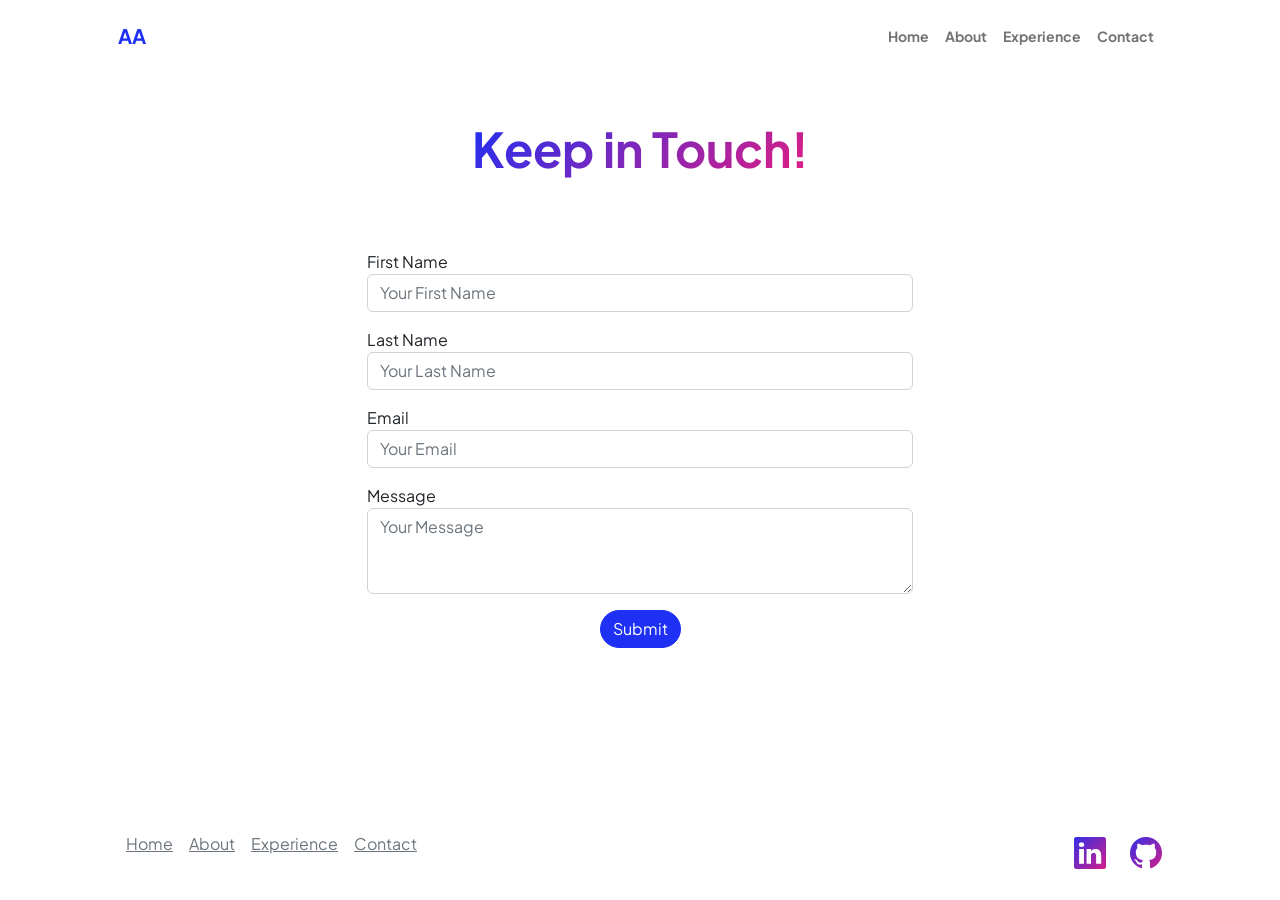
<file: contacts.html>
<!DOCTYPE html>
<html lang="en">
    <head>
        <meta charset="utf-8" />
        <meta name="viewport" content="width=device-width, initial-scale=1, shrink-to-fit=no" />
        <meta name="description" content="" />
        <meta name="author" content="" />
        <title>Adriana Altamirano</title>
        <!-- Favicon-->
        <link rel="icon" type="image/x-icon" href="assets/favicon.ico" />
        <!-- Custom Google font-->
        <link rel="preconnect" href="https://fonts.googleapis.com" />
        <link rel="preconnect" href="https://fonts.gstatic.com" crossorigin />
        <link href="https://fonts.googleapis.com/css2?family=Plus+Jakarta+Sans:wght@100;200;300;400;500;600;700;800;900&amp;display=swap" rel="stylesheet" />
        <!-- Bootstrap icons-->
        <link href="https://cdn.jsdelivr.net/npm/bootstrap-icons@1.8.1/font/bootstrap-icons.css" rel="stylesheet" />
        <!-- Core theme CSS (includes Bootstrap)-->
        <link href="css/styles.css" rel="stylesheet" />


        <style>
            .btn-group {
                display: flex;
                gap: 50px; /* Adjust the gap as needed */
            }

            .btn {
            border-radius: 20px; /* Adjust the border radius as needed */
            }

            .clock {
                display: flex;
                justify-content: center;
                font-size: 20px;
                font-family: Arial, sans-serif;
                color: #017cff;
            }
        </style>
    </head>
    <body class="d-flex flex-column h-100">
        <main class="flex-shrink-0">
            <!-- Navigation-->
            <nav class="navbar navbar-expand-lg navbar-light bg-white py-3">
                <div class="container px-5">
                    <a class="navbar-brand" href="index.html"><span class="fw-bolder text-primary">AA</span></a>
                    <button class="navbar-toggler" type="button" data-bs-toggle="collapse" data-bs-target="#navbarSupportedContent" aria-controls="navbarSupportedContent" aria-expanded="false" aria-label="Toggle navigation"><span class="navbar-toggler-icon"></span></button>
                    <div class="collapse navbar-collapse" id="navbarSupportedContent">
                        <ul class="navbar-nav ms-auto mb-2 mb-lg-0 small fw-bolder">
                            <li class="nav-item"><a class="nav-link" href="index.html">Home</a></li>
                            <li class="nav-item"><a class="nav-link" href="about-me.html">About</a></li>
                            <li class="nav-item"><a class="nav-link" href="experience.html">Experience</a></li>
                            <li class="nav-item"><a class="nav-link" href="contacts.html">Contact</a></li>
                        </ul>
                    </div>
                </div>
            </nav>

            <!--Head-->
            <div class="container mt-5">
                <div class="row justify-content-center">
                    <div class="col-md-6">
                        <header class="text-center mb-4">            
                            <h1 class="display-5 fw-bolder"><span class="text-gradient">Keep in Touch!</span></h1>
                        </header>
                    </div>
                </div>
            </div>

            <!--Form-->
            <!--Including jQuery-->
            <!--<script src="https://ajax.googleapis.com/ajax/libs/jquery/3.6.0/jquery.min.js"></script>-->
            <!--Form Response Container-->
            <div id="formResponse"></div>
            <!--The actual form-->
            <div class="container mt-5">
                <div class="row justify-content-center">
                    <div class="col-md-6">
                        <form id="contactForm" action="contact.php" method="post">
                            <div class="form-group mb-3">
                                <label for="fname">First Name</label>
                                <input type="text" class="form-control" id="fname" name="fname" placeholder="Your First Name" required>
                            </div>
                            <div class="form-group mb-3">
                                <label for="lname">Last Name</label>
                                <input type="text" class="form-control" id="lname" name="lname" placeholder="Your Last Name" required>
                            </div>
                            <div class="form-group mb-3">
                                <label for="email">Email</label>
                                <input type="email" class="form-control" id="email" name="email" placeholder="Your Email" required>
                            </div>
                            <div class="form-group mb-3">
                                <label for="message">Message</label>
                                <textarea class="form-control" id="message" name="message" rows="3" placeholder="Your Message" required></textarea>
                            </div>
                            <div class="text-center">
                                <button type="submit" class="btn btn-primary">Submit</button>
                            </div>
                        </form>
                    </div>
                </div>
            </div>
            <!--Including jQuery-->
            <script src="https://ajax.googleapis.com/ajax/libs/jquery/3.6.0/jquery.min.js"></script>
            <!--jQuery AJAX Script for Form Submission-->
            <script>
            $(document).ready(function() {
                $('#contactForm').submit(function(e) {
                    e.preventDefault(); //Prevent the default form submission

                    $.ajax({
                        type:"POST",
                        url: "contact.php",
                        data: $(this).serialize(), //Serialize the form data
                        success: function(response) {
                            //Display success message
                            $('#formResponse').html(`<div class="alert alert-success" role="alert">${response.message}</div>`);

                            //Clear the form fields
                            $('#contactForm')[0].reset();

                            //Remove the success message after 4 seconds (4000 milliseconds)
                            setTimeout(function() {
                                $('#formResponse').fadeOut('slow');
                            }, 5000);
                        },
                        error: function(xhr, status, error) {
                            //Display error message
                            $('#formResponse').html(`<div class="alert alert-danger" role="alert"> An error occurred: ${error}</div>`);
                        }
                    });
                });
            });
            </script>
        </main>
           <!-- Footer-->
            <footer class="bg-white py-4 mt-auto">
            <div class="container px-5">
                <div class="row align-items-center justify-content-between flex-column flex-sm-row">
                    <!--<div class="col-auto">
                        <div class="small m-0">Copyright &copy; Your Website 2023</div>
                    </div>-->
                    <div class="col-auto">
                        <ul class="list-unstyled d-flex">
                            <li><a href="index.html" class="text-muted mx-2">Home</a></li>
                            <li><a href="about-me.html" class="text-muted mx-2">About</a></li>
                            <li><a href="experience.html" class="text-muted mx-2">Experience</a></li>
                            <li><a href="contacts.html" class="text-muted mx-2">Contact</a></li>
                            <!-- Add any additional links here -->
                        </ul>
                    </div>
                    <div class="col-auto d-flex justify-content-center fs-2 gap-4">
                        <!--<a class="text-gradient" href="https://twitter.com/KeanUniversity?ref_src=twsrc%5Egoogle%7Ctwcamp%5Eserp%7Ctwgr%5Eauthor"><i class="bi bi-twitter"></i></a>-->
                        <a class="text-gradient" href="https://www.linkedin.com/in/adrianaalta/"><i class="bi bi-linkedin"></i></a>
                        <a class="text-gradient" href="https://github.com/adrianajaltam/adrianajaltam"><i class="bi bi-github"></i></a>
                        <!-- Social links -->
                    </div>
                </div>
            </div>
            </footer>
          <!-- Bootstrap core JS-->
          <script src="https://cdn.jsdelivr.net/npm/bootstrap@5.2.3/dist/js/bootstrap.bundle.min.js"></script>
          <!-- Core theme JS-->
          <script src="js/scripts.js"></script>
           <!--Live Clock Script-->
        <script>
            function showTime() {
                var date = new Date();
                var hours = date.getHours(); // 0 - 23
                var minutes = date.getMinutes(); // 0 - 59
                var seconds = date.getSeconds(); // 0 - 59
                var session = 'AM';

                if (hours == 0) {
                    hours = 12;
                }

                if (hours > 12) {
                    hours = hours - 12;
                    session = 'PM';
                }

                hours = (hours < 10) ? "0" + hours : hours;
                minutes = (minutes < 10) ? "0" + minutes : minutes;
                seconds = (seconds <10) ? "0" + seconds : seconds;

                var time = hours + ":" + minutes + ":" + seconds + " " + session;
                document.getElementById("liveClock").innerText = time;
                document.getElementById("liveClock").textContent = time;

                setTimeout(showTime, 1000);
            }
            //showTime();

        </script>
         
    </body>
</html>
</file>
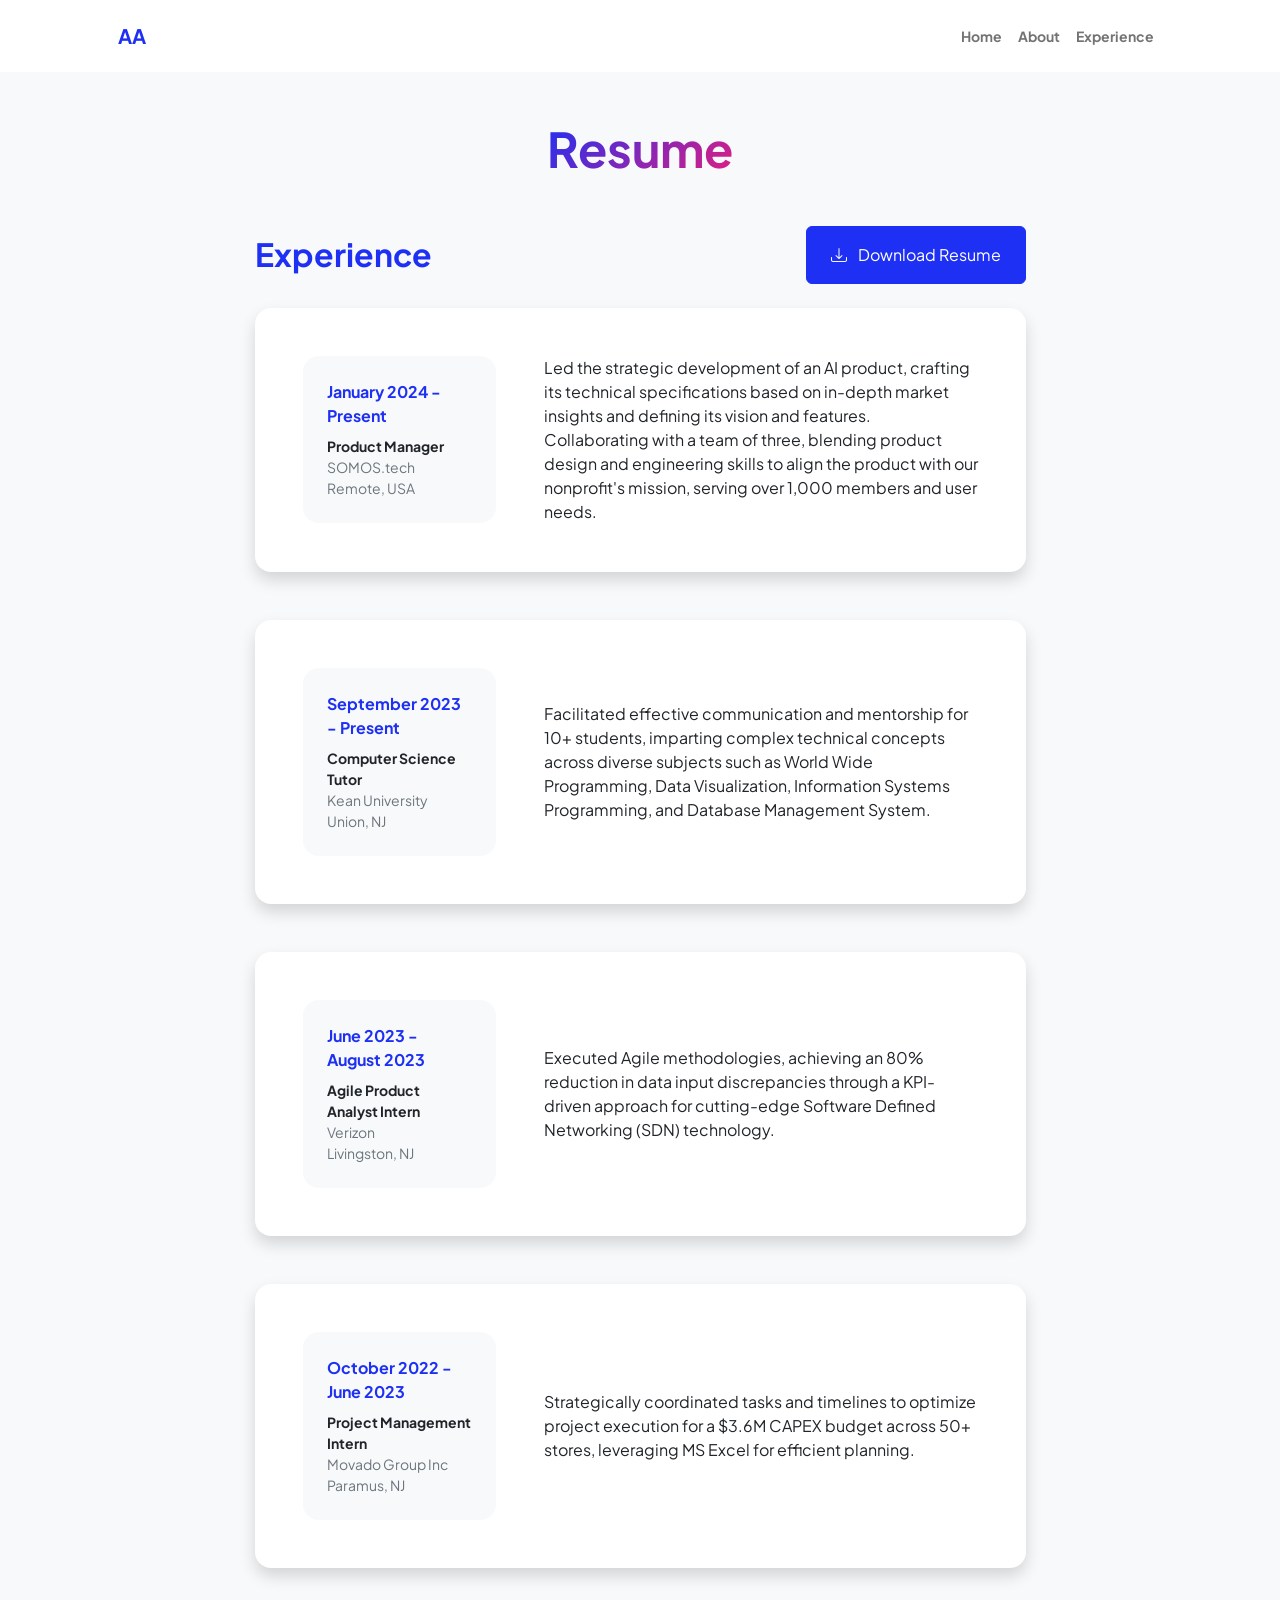
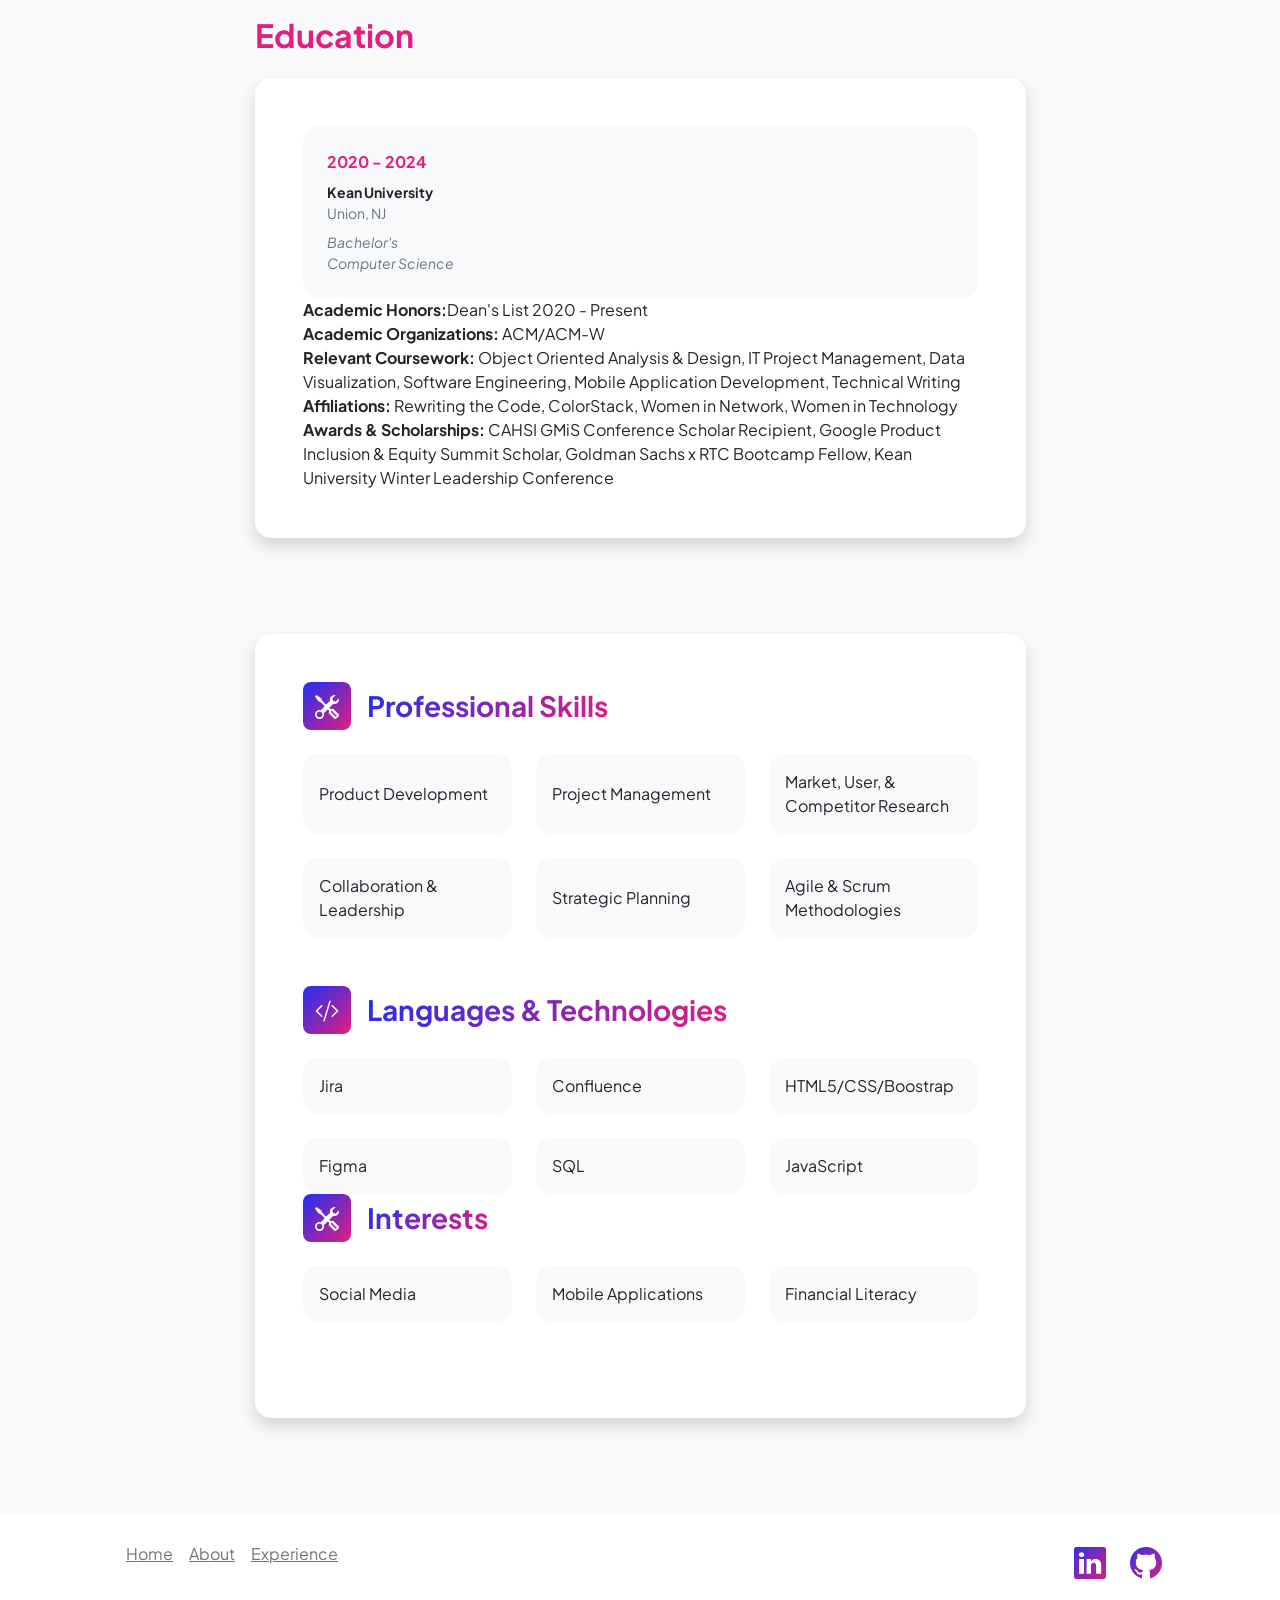
<file: experience.html>
<!DOCTYPE html>
<html lang="en">
    <head>
        <meta charset="utf-8" />
        <meta name="viewport" content="width=device-width, initial-scale=1, shrink-to-fit=no" />
        <meta name="description" content="" />
        <meta name="author" content="" />
        <title>Adriana Altamirano</title>
        <!-- Favicon-->
        <link rel="icon" type="image/x-icon" href="assets/favicon.ico" />
        <!-- Custom Google font-->
        <link rel="preconnect" href="https://fonts.googleapis.com" />
        <link rel="preconnect" href="https://fonts.gstatic.com" crossorigin />
        <link href="https://fonts.googleapis.com/css2?family=Plus+Jakarta+Sans:wght@100;200;300;400;500;600;700;800;900&amp;display=swap" rel="stylesheet" />
        <!-- Bootstrap icons-->
        <link href="https://cdn.jsdelivr.net/npm/bootstrap-icons@1.8.1/font/bootstrap-icons.css" rel="stylesheet" />
        <!-- Core theme CSS (includes Bootstrap)-->
        <link href="css/styles.css" rel="stylesheet" />

        <style>
            .clock {
                display: flex;
                justify-content: center;
                font-size: 20px;
                font-family: Arial, sans-serif;
                color: #017cff;
            }
        </style>
    </head>
    <body class="d-flex flex-column h-100 bg-light">
        <main class="flex-shrink-0">
            <!-- Navigation-->
            <nav class="navbar navbar-expand-lg navbar-light bg-white py-3">
                <div class="container px-5">
                    <a class="navbar-brand" href="index.html"><span class="fw-bolder text-primary">AA</span></a>
                    <button class="navbar-toggler" type="button" data-bs-toggle="collapse" data-bs-target="#navbarSupportedContent" aria-controls="navbarSupportedContent" aria-expanded="false" aria-label="Toggle navigation"><span class="navbar-toggler-icon"></span></button>
                    <div class="collapse navbar-collapse" id="navbarSupportedContent">
                        <ul class="navbar-nav ms-auto mb-2 mb-lg-0 small fw-bolder">
                            <li class="nav-item"><a class="nav-link" href="index.html">Home</a></li>
                            <li class="nav-item"><a class="nav-link" href="about-me.html">About</a></li>
                            <li class="nav-item"><a class="nav-link" href="experience.html">Experience</a></li>
                            <!--<li class="nav-item"><a class="nav-link" href="contacts.html">Contact</a></li>-->
                        </ul>
                    </div>
                </div>
            </nav>
            <!-- Page Content-->
            <div class="container px-5 my-5">
                <div class="text-center mb-5">
                    <h1 class="display-5 fw-bolder mb-0"><span class="text-gradient d-inline">Resume</span></h1>
                </div>
                <div class="row gx-5 justify-content-center">
                    <div class="col-lg-11 col-xl-9 col-xxl-8">
                        <!-- Experience Section-->
                        <section>
                            <div class="d-flex align-items-center justify-content-between mb-4">
                                <h2 class="text-primary fw-bolder mb-0">Experience</h2>
                                <!-- Download resume button-->
                                <!-- Note: Set the link href target to a PDF file within your project-->
                                <a class="btn btn-primary px-4 py-3" href="" id="resumeButton">
                                    <div class="d-inline-block bi bi-download me-2"></div>
                                    Download Resume
                                </a>
                            </div>
                            <!-- Experience Card 0-->
                            <div class="card shadow border-0 rounded-4 mb-5">
                                <div class="card-body p-5">
                                    <div class="row align-items-center gx-5">
                                        <div class="col text-center text-lg-start mb-4 mb-lg-0">
                                            <div class="bg-light p-4 rounded-4">
                                                <div class="text-primary fw-bolder mb-2">January 2024 - Present</div>
                                                <div class="small fw-bolder">Product Manager</div>
                                                <div class="small text-muted">SOMOS.tech</div>
                                                <div class="small text-muted">Remote, USA</div>
                                            </div>
                                        </div>
                                        <div class="col-lg-8"><div>Led the strategic development of an AI product, crafting its technical specifications 
                                            based on in-depth market insights and defining its vision and features. 
                                            Collaborating with a team of three, blending product design and engineering skills to align the product with our 
                                            nonprofit's mission, serving over 1,000 members and user needs.</div></div>
                                    </div>
                                </div>
                            </div>
                            <!-- Experience Card 1-->
                            <div class="card shadow border-0 rounded-4 mb-5">
                                <div class="card-body p-5">
                                    <div class="row align-items-center gx-5">
                                        <div class="col text-center text-lg-start mb-4 mb-lg-0">
                                            <div class="bg-light p-4 rounded-4">
                                                <div class="text-primary fw-bolder mb-2">September 2023 - Present</div>
                                                <div class="small fw-bolder">Computer Science Tutor</div>
                                                <div class="small text-muted">Kean University</div>
                                                <div class="small text-muted">Union, NJ</div>
                                            </div>
                                        </div>
                                        <div class="col-lg-8"><div>Facilitated effective communication and mentorship for 10+ students, imparting complex technical concepts across diverse
                                            subjects such as World Wide Programming, Data Visualization, Information Systems Programming, and Database
                                            Management System.</div></div>
                                    </div>
                                </div>
                            </div>
                            <!-- Experience Card 2-->
                            <div class="card shadow border-0 rounded-4 mb-5">
                                <div class="card-body p-5">
                                    <div class="row align-items-center gx-5">
                                        <div class="col text-center text-lg-start mb-4 mb-lg-0">
                                            <div class="bg-light p-4 rounded-4">
                                                <div class="text-primary fw-bolder mb-2">June 2023 - August 2023</div>
                                                <div class="small fw-bolder">Agile Product Analyst Intern</div>
                                                <div class="small text-muted">Verizon</div>
                                                <div class="small text-muted">Livingston, NJ</div>
                                            </div>
                                        </div>
                                        <div class="col-lg-8"><div>Executed Agile methodologies, achieving an 80% reduction in data input discrepancies through a KPI-driven approach for
                                            cutting-edge Software Defined Networking (SDN) technology.
                                            </div></div>
                                    </div>
                                </div>
                            </div>
                            <!-- Experience Card 3-->
                            <div class="card shadow border-0 rounded-4 mb-5">
                                <div class="card-body p-5">
                                    <div class="row align-items-center gx-5">
                                        <div class="col text-center text-lg-start mb-4 mb-lg-0">
                                            <div class="bg-light p-4 rounded-4">
                                                <div class="text-primary fw-bolder mb-2">October 2022 - June 2023</div>
                                                <div class="small fw-bolder">Project Management Intern</div>
                                                <div class="small text-muted">Movado Group Inc</div>
                                                <div class="small text-muted">Paramus, NJ</div>
                                            </div>
                                        </div>
                                        <div class="col-lg-8"><div>Strategically coordinated tasks and timelines to optimize project execution for a $3.6M CAPEX budget across 50+ stores,
                                            leveraging MS Excel for efficient planning.
                                            </div></div>
                                    </div>
                                </div>
                            </div>
                        </section>
                        <!-- Education Section-->
                        <section>
                            <h2 class="text-secondary fw-bolder mb-4">Education</h2>
                            <!-- Education Card 1-->
                            <div class="card shadow border-0 rounded-4 mb-5">
                                <div class="card-body p-5">
                                    <div class="row align-items-center gx-5">
                                        <div class="col text-center text-lg-start mb-4 mb-lg-0">
                                            <div class="bg-light p-4 rounded-4">
                                                <div class="text-secondary fw-bolder mb-2">2020 - 2024</div>
                                                <div class="mb-2">
                                                    <div class="small fw-bolder">Kean University</div>
                                                    <div class="small text-muted">Union, NJ</div>
                                                </div>
                                                <div class="fst-italic">
                                                    <div class="small text-muted">Bachelor's</div>
                                                    <div class="small text-muted">Computer Science</div>
                                                </div>
                                            </div>
                                        </div>
                                        <div class="row-lg-8"><div> <strong>Academic Honors:</strong>Dean's List 2020 - Present </div></div>
                                        <div class="row-lg-8"><div> <strong>Academic Organizations:</strong> ACM/ACM-W</div></div>
                                        <div class="row-lg-8"><div> <strong>Relevant Coursework:</strong> Object Oriented Analysis & Design, IT Project Management, Data Visualization, Software Engineering, Mobile Application Development, Technical Writing</div></div>
                                        <div class="row-lg-8"><div> <strong>Affiliations:</strong> Rewriting the Code, ColorStack, Women in Network, Women in Technology</div></div>
                                        <div class="row-lg-8"><div> <strong>Awards & Scholarships:</strong> CAHSI GMiS Conference Scholar Recipient, Google Product Inclusion & Equity Summit Scholar, Goldman Sachs x RTC Bootcamp Fellow, Kean University Winter Leadership Conference</div></div>

                                    </div>
                                </div>
                            </div>
                        </section>
                        <!-- Divider-->
                        <div class="pb-5"></div>
                        <!-- Skills Section-->
                        <section>
                            <!-- Skillset Card-->
                            <div class="card shadow border-0 rounded-4 mb-5">
                                <div class="card-body p-5">
                                    <!-- Professional skills list-->
                                    <div class="mb-5">
                                        <div class="d-flex align-items-center mb-4">
                                            <div class="feature bg-primary bg-gradient-primary-to-secondary text-white rounded-3 me-3"><i class="bi bi-tools"></i></div>
                                            <h3 class="fw-bolder mb-0"><span class="text-gradient d-inline">Professional Skills</span></h3>
                                        </div>
                                        <div class="row row-cols-1 row-cols-md-3 mb-4">
                                            <div class="col mb-4 mb-md-0"><div class="d-flex align-items-center bg-light rounded-4 p-3 h-100">Product Development</div></div>
                                            <div class="col mb-4 mb-md-0"><div class="d-flex align-items-center bg-light rounded-4 p-3 h-100">Project Management</div></div>
                                            <div class="col"><div class="d-flex align-items-center bg-light rounded-4 p-3 h-100">Market, User, & Competitor Research</div></div>
                                        </div>
                                        <div class="row row-cols-1 row-cols-md-3">
                                            <div class="col mb-4 mb-md-0"><div class="d-flex align-items-center bg-light rounded-4 p-3 h-100">Collaboration & Leadership</div></div>
                                            <div class="col mb-4 mb-md-0"><div class="d-flex align-items-center bg-light rounded-4 p-3 h-100">Strategic Planning</div></div>
                                            <div class="col"><div class="d-flex align-items-center bg-light rounded-4 p-3 h-100">Agile & Scrum Methodologies</div></div>
                                        </div>
                                    </div>
                            
                                    <!-- Languages list-->
                                    <div class="mb-0">
                                        <div class="d-flex align-items-center mb-4">
                                            <div class="feature bg-primary bg-gradient-primary-to-secondary text-white rounded-3 me-3"><i class="bi bi-code-slash"></i></div>
                                            <h3 class="fw-bolder mb-0"><span class="text-gradient d-inline">Languages & Technologies</span></h3>
                                        </div>
                                        <div class="row row-cols-1 row-cols-md-3 mb-4">
                                            <div class="col mb-4 mb-md-0"><div class="d-flex align-items-center bg-light rounded-4 p-3 h-100">Jira</div></div>
                                            <div class="col mb-4 mb-md-0"><div class="d-flex align-items-center bg-light rounded-4 p-3 h-100">Confluence</div></div>
                                            <div class="col"><div class="d-flex align-items-center bg-light rounded-4 p-3 h-100">HTML5/CSS/Boostrap</div></div>
                                        </div>
                                        <div class="row row-cols-1 row-cols-md-3">
                                            <div class="col mb-4 mb-md-0"><div class="d-flex align-items-center bg-light rounded-4 p-3 h-100">Figma</div></div>
                                            <div class="col mb-4 mb-md-0"><div class="d-flex align-items-center bg-light rounded-4 p-3 h-100">SQL</div></div>
                                            <div class="col"><div class="d-flex align-items-center bg-light rounded-4 p-3 h-100">JavaScript</div></div>
                                        </div>
                                    </div>
                                    <!-- Interests list-->
                                    <div class="mb-5">
                                        <div class="d-flex align-items-center mb-4">
                                            <div class="feature bg-primary bg-gradient-primary-to-secondary text-white rounded-3 me-3"><i class="bi bi-tools"></i></div>
                                            <h3 class="fw-bolder mb-0"><span class="text-gradient d-inline">Interests</span></h3>
                                        </div>
                                        <div class="row row-cols-1 row-cols-md-3 mb-4">
                                            <div class="col mb-4 mb-md-0"><div class="d-flex align-items-center bg-light rounded-4 p-3 h-100">Social Media</div></div>
                                            <div class="col mb-4 mb-md-0"><div class="d-flex align-items-center bg-light rounded-4 p-3 h-100">Mobile Applications</div></div>
                                            <div class="col"><div class="d-flex align-items-center bg-light rounded-4 p-3 h-100">Financial Literacy</div></div>
                                        </div>
                                        <!--<div class="row row-cols-1 row-cols-md-3">
                                            <div class="col mb-4 mb-md-0"><div class="d-flex align-items-center bg-light rounded-4 p-3 h-100">Collaboration & Leadership</div></div>
                                            <div class="col mb-4 mb-md-0"><div class="d-flex align-items-center bg-light rounded-4 p-3 h-100">Technical & Analytical Skills</div></div>
                                            <div class="col"><div class="d-flex align-items-center bg-light rounded-4 p-3 h-100">Development</div></div>
                                        </div>-->
                                    </div>
                                </div>
                            </div>
                        </section>
                    </div>
                </div>
            </div>
            <div id="liveClock" class="clock"></div>
        </main>
        <!-- Footer-->
        <footer class="bg-white py-4 mt-auto">
            <div class="container px-5">
                <div class="row align-items-center justify-content-between flex-column flex-sm-row">
                    <!--<div class="col-auto">
                        <div class="small m-0">Copyright &copy; Your Website 2023</div>
                    </div>-->
                    <div class="col-auto">
                        <ul class="list-unstyled d-flex">
                            <li><a href="index.html" class="text-muted mx-2">Home</a></li>
                            <li><a href="about-me.html" class="text-muted mx-2">About</a></li>
                            <li><a href="experience.html" class="text-muted mx-2">Experience</a></li>
                            <!--<li><a href="contacts.html" class="text-muted mx-2">Contact</a></li>-->
                            <!-- Add any additional links here -->
                        </ul>
                    </div>
                    <div class="col-auto d-flex justify-content-center fs-2 gap-4">
                        <!--<a class="text-gradient" href="https://twitter.com/KeanUniversity?ref_src=twsrc%5Egoogle%7Ctwcamp%5Eserp%7Ctwgr%5Eauthor"><i class="bi bi-twitter"></i></a>-->
                        <a class="text-gradient" href="https://www.linkedin.com/in/adrianaalta/"><i class="bi bi-linkedin"></i></a>
                        <a class="text-gradient" href="https://github.com/adrianajaltam/adrianajaltam"><i class="bi bi-github"></i></a>
                        <!-- Social links -->
                    </div>
                </div>
            </div>
        </footer>
        <!-- Bootstrap core JS-->
        <script src="https://cdn.jsdelivr.net/npm/bootstrap@5.2.3/dist/js/bootstrap.bundle.min.js"></script>
        <!-- Core theme JS-->
        <script src="js/scripts.js"></script>
        <!--OnClick Event-->
        <script>
            document.getElementById('resumeButton').addEventListener('click', function() {
                window.open('./assets/PMMasterResume.pdf', '_blank');
            });
        </script>        
         <!--Live Clock Script-->
         <script>
            function showTime() {
                var date = new Date();
                var hours = date.getHours(); // 0 - 23
                var minutes = date.getMinutes(); // 0 - 59
                var seconds = date.getSeconds(); // 0 - 59
                var session = 'AM';

                if (hours == 0) {
                    hours = 12;
                }

                if (hours > 12) {
                    hours = hours - 12;
                    session = 'PM';
                }

                hours = (hours < 10) ? "0" + hours : hours;
                minutes = (minutes < 10) ? "0" + minutes : minutes;
                seconds = (seconds <10) ? "0" + seconds : seconds;

                var time = hours + ":" + minutes + ":" + seconds + " " + session;
                document.getElementById("liveClock").innerText = time;
                document.getElementById("liveClock").textContent = time;

                setTimeout(showTime, 1000);
            }
            //showTime();

        </script>
    </body>
</html>
</file>
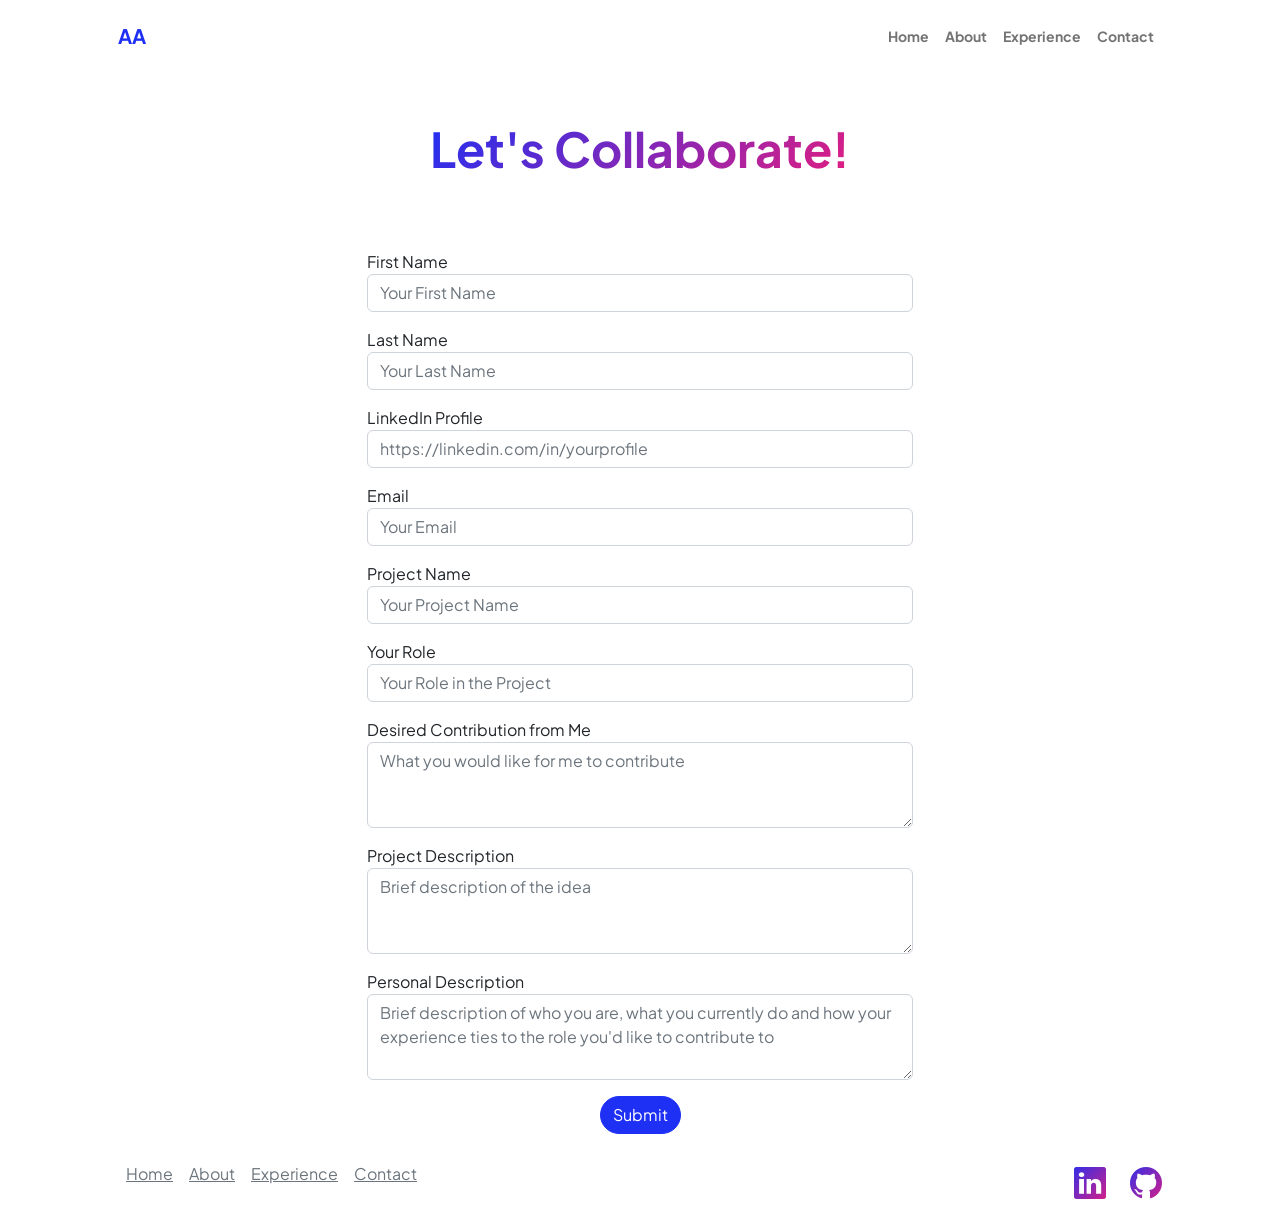
<file: products.html>
<!DOCTYPE html>
<html lang="en">
    <head>
        <meta charset="utf-8" />
        <meta name="viewport" content="width=device-width, initial-scale=1, shrink-to-fit=no" />
        <meta name="description" content="" />
        <meta name="author" content="" />
        <title>Adriana Altamirano</title>
        <!-- Favicon-->
        <link rel="icon" type="image/x-icon" href="assets/favicon.ico" />
        <!-- Custom Google font-->
        <link rel="preconnect" href="https://fonts.googleapis.com" />
        <link rel="preconnect" href="https://fonts.gstatic.com" crossorigin />
        <link href="https://fonts.googleapis.com/css2?family=Plus+Jakarta+Sans:wght@100;200;300;400;500;600;700;800;900&amp;display=swap" rel="stylesheet" />
        <!-- Bootstrap icons-->
        <link href="https://cdn.jsdelivr.net/npm/bootstrap-icons@1.8.1/font/bootstrap-icons.css" rel="stylesheet" />
        <!-- Core theme CSS (includes Bootstrap)-->
        <link href="css/styles.css" rel="stylesheet" />


        <style>
            .btn-group {
                display: flex;
                gap: 50px; /* Adjust the gap as needed */
            }

            .btn {
            border-radius: 20px; /* Adjust the border radius as needed */
            }

            .clock {
                display: flex;
                justify-content: center;
                font-size: 20px;
                font-family: Arial, sans-serif;
                color: #017cff;
            }
        </style>
    </head>
    <body class="d-flex flex-column h-100">
        <main class="flex-shrink-0">
            <!-- Navigation-->
            <nav class="navbar navbar-expand-lg navbar-light bg-white py-3">
                <div class="container px-5">
                    <a class="navbar-brand" href="index.html"><span class="fw-bolder text-primary">AA</span></a>
                    <button class="navbar-toggler" type="button" data-bs-toggle="collapse" data-bs-target="#navbarSupportedContent" aria-controls="navbarSupportedContent" aria-expanded="false" aria-label="Toggle navigation"><span class="navbar-toggler-icon"></span></button>
                    <div class="collapse navbar-collapse" id="navbarSupportedContent">
                        <ul class="navbar-nav ms-auto mb-2 mb-lg-0 small fw-bolder">
                            <li class="nav-item"><a class="nav-link" href="index.html">Home</a></li>
                            <li class="nav-item"><a class="nav-link" href="about-me.html">About</a></li>
                            <li class="nav-item"><a class="nav-link" href="experience.html">Experience</a></li>
                            <li class="nav-item"><a class="nav-link" href="contacts.html">Contact</a></li>
                        </ul>
                    </div>
                </div>
            </nav>

            <!--Head-->
            <div class="container mt-5">
                <div class="row justify-content-center">
                    <div class="col-md-6">
                        <header class="text-center mb-4">            
                            <h1 class="display-5 fw-bolder"><span class="text-gradient">Let's Collaborate!</span></h1>
                        </header>
                    </div>
                </div>
            </div>

            <!--CollaborationForm-->
            <!--Including jQuery-->
            <!--<script src="https://ajax.googleapis.com/ajax/libs/jquery/3.6.0/jquery.min.js"></script>-->
            <!--Form Response Container-->
            <div id="formResponse1"></div>
            <!--The actual form-->
            <div class="container mt-5">
                <div class="row justify-content-center">
                    <div class="col-md-6">
                        <form id="collaborationForm" action="collaborate.php" method="post">
                            <div class="form-group mb-3">
                                <label for="fname">First Name</label>
                                <input type="text" class="form-control" id="fname" name="fname" placeholder="Your First Name" required>
                            </div>
                            <div class="form-group mb-3">
                                <label for="lname">Last Name</label>
                                <input type="text" class="form-control" id="lname" name="lname" placeholder="Your Last Name" required>
                            </div>
                            <div class="form-group mb-3">
                                <label for="linkedinUrl">LinkedIn Profile</label>
                                <input type="url" class="form-control" id="linkedinUrl" name="linkedinUrl" placeholder="https://linkedin.com/in/yourprofile" required>
                            </div>
                            <div class="form-group mb-3">
                                <label for="email">Email</label>
                                <input type="email" class="form-control" id="email" name="email" placeholder="Your Email" required>
                            </div>                          
                            <div class="form-group mb-3">
                                <label for="projectName">Project Name</label>
                                <input type="text" class="form-control" id="projectName" name="projectName" placeholder="Your Project Name" required>
                            </div>
                            <div class="form-group mb-3">
                                <label for="yourRole">Your Role</label>
                                <input type="text" class="form-control" id="yourRole" name="yourRole" placeholder="Your Role in the Project" required>
                            </div>
                            <div class="form-group mb-3">
                                <label for="desiredContribution">Desired Contribution from Me</label>
                                <textarea class="form-control"  id="desiredContribution" name="desiredContribution" rows="3" placeholder="What you would like for me to contribute" required></textarea>
                            </div>
                            <div class="form-group mb-3">
                                <label for="projectDescription">Project Description</label>
                                <textarea class="form-control" id="projectDescription" name="projectDescription" rows="3" placeholder="Brief description of the idea" required></textarea>
                            </div>
                            <div class="form-group mb-3">
                                <label for="personalDescription">Personal Description</label>
                                <textarea class="form-control" id="personalDescription" name="personalDescription" rows="3" placeholder="Brief description of who you are, what you currently do and how your experience ties to the role you'd like to contribute to" required></textarea>
                            </div>
                            <div class="text-center">
                                <button type="submit" class="btn btn-primary">Submit</button>
                            </div>
                        </form>
                    </div>
                </div>
            </div>
            <!--Including jQuery-->
            <script src="https://ajax.googleapis.com/ajax/libs/jquery/3.6.0/jquery.min.js"></script>
            <!--jQuery AJAX Script for Form Submission-->
            <script>
            $(document).ready(function() {
                $('#collaborationForm').submit(function(e) {
                    e.preventDefault(); //Prevent the default form submission

                    $.ajax({
                        type:"POST",
                        url: "collaborate.php",
                        data: $(this).serialize(), //Serialize the form data
                        success: function(response) {
                            //Display success message
                            $('#formResponse1').html(`<div class="alert alert-success" role="alert">${response.message}</div>`);

                            //Clear the form fields
                            $('#collaborationForm')[0].reset();

                            //Remove the success message after 4 seconds (4000 milliseconds)
                            setTimeout(function() {
                                $('#formResponse1').fadeOut('slow');
                            }, 5000);
                        },
                        error: function(xhr, status, error) {
                            //Display error message
                            $('#formResponse1').html(`<div class="alert alert-danger" role="alert"> An error occurred: ${error}</div>`);
                        }
                    });
                });
            });
            </script>
        </main>
           <!-- Footer-->
            <footer class="bg-white py-4 mt-auto">
            <div class="container px-5">
                <div class="row align-items-center justify-content-between flex-column flex-sm-row">
                    <!--<div class="col-auto">
                        <div class="small m-0">Copyright &copy; Your Website 2023</div>
                    </div>-->
                    <div class="col-auto">
                        <ul class="list-unstyled d-flex">
                            <li><a href="index.html" class="text-muted mx-2">Home</a></li>
                            <li><a href="about-me.html" class="text-muted mx-2">About</a></li>
                            <li><a href="experience.html" class="text-muted mx-2">Experience</a></li>
                            <li><a href="contacts.html" class="text-muted mx-2">Contact</a></li>
                            <!-- Add any additional links here -->
                        </ul>
                    </div>
                    <div class="col-auto d-flex justify-content-center fs-2 gap-4">
                        <!--<a class="text-gradient" href="https://twitter.com/KeanUniversity?ref_src=twsrc%5Egoogle%7Ctwcamp%5Eserp%7Ctwgr%5Eauthor"><i class="bi bi-twitter"></i></a>-->
                        <a class="text-gradient" href="https://www.linkedin.com/in/adrianaalta/"><i class="bi bi-linkedin"></i></a>
                        <a class="text-gradient" href="https://github.com/adrianajaltam/adrianajaltam"><i class="bi bi-github"></i></a>
                        <!-- Social links -->
                    </div>
                </div>
            </div>
            </footer>
          <!-- Bootstrap core JS-->
          <script src="https://cdn.jsdelivr.net/npm/bootstrap@5.2.3/dist/js/bootstrap.bundle.min.js"></script>
          <!-- Core theme JS-->
          <script src="js/scripts.js"></script>
           <!--Live Clock Script-->
        <script>
            function showTime() {
                var date = new Date();
                var hours = date.getHours(); // 0 - 23
                var minutes = date.getMinutes(); // 0 - 59
                var seconds = date.getSeconds(); // 0 - 59
                var session = 'AM';

                if (hours == 0) {
                    hours = 12;
                }

                if (hours > 12) {
                    hours = hours - 12;
                    session = 'PM';
                }

                hours = (hours < 10) ? "0" + hours : hours;
                minutes = (minutes < 10) ? "0" + minutes : minutes;
                seconds = (seconds <10) ? "0" + seconds : seconds;

                var time = hours + ":" + minutes + ":" + seconds + " " + session;
                document.getElementById("liveClock").innerText = time;
                document.getElementById("liveClock").textContent = time;

                setTimeout(showTime, 1000);
            }
            //showTime();

        </script>
         
    </body>
</html>
</file>
